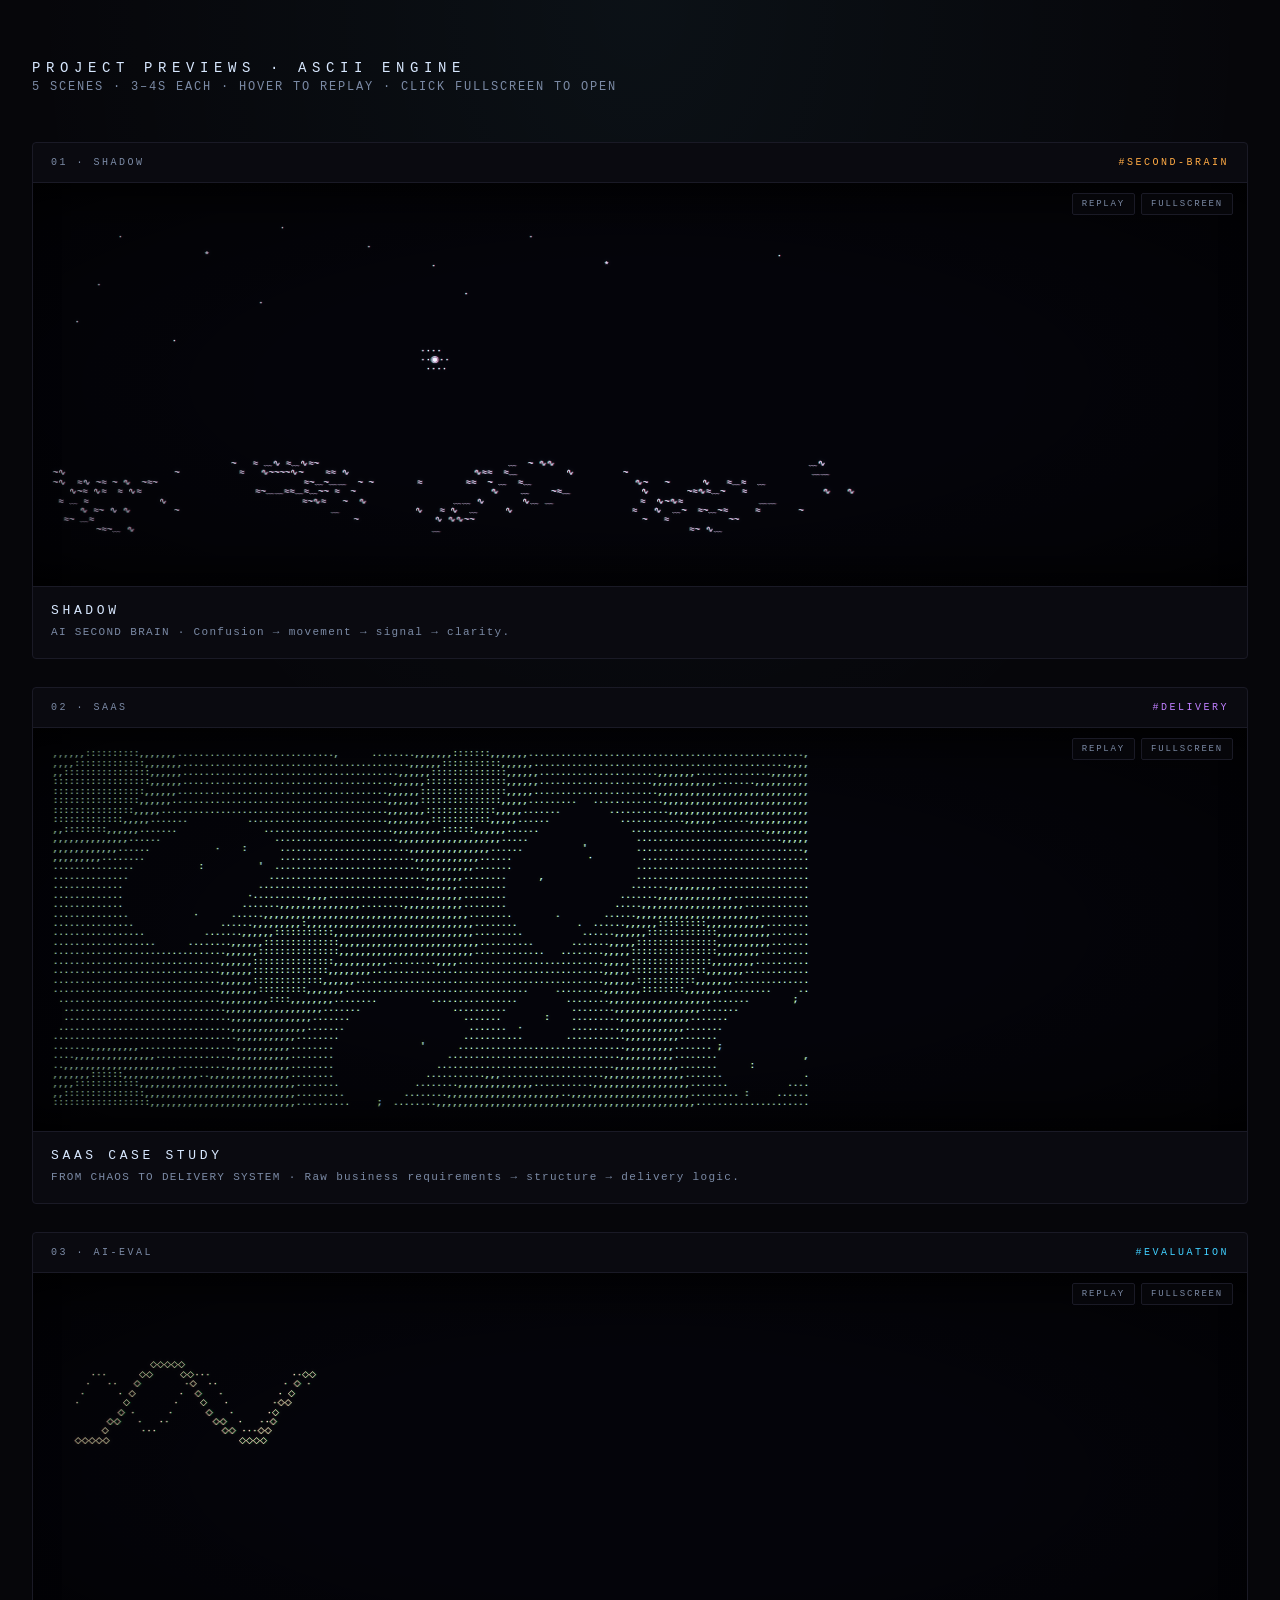
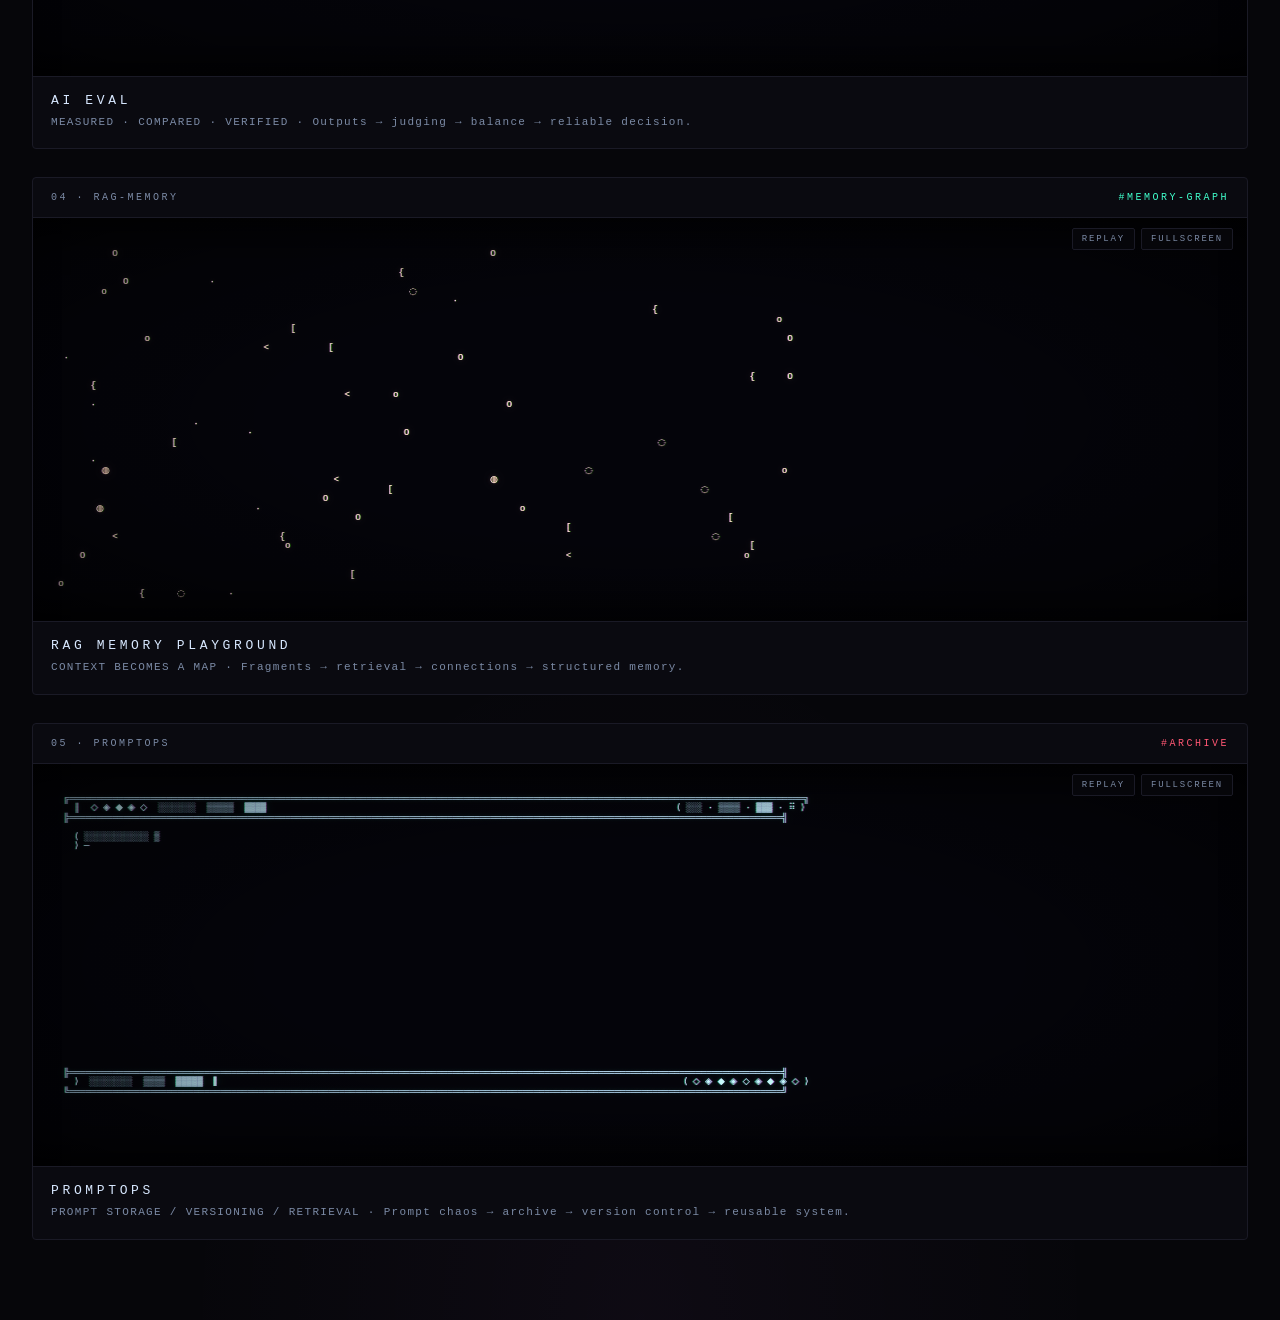
<file: ascii/index.html>
<!doctype html>
<html lang="en">
<head>
  <meta charset="utf-8" />
  <meta name="viewport" content="width=device-width, initial-scale=1" />
  <title>ASCII Project Previews — Portfolio</title>
  <link rel="stylesheet" href="./style.css" />
</head>
<body>
  <header class="page-header">
    <h1>Project Previews · ASCII Engine</h1>
    <p>5 scenes · 3–4s each · hover to replay · click fullscreen to open</p>
  </header>

  <main class="gallery" id="gallery"></main>

  <!-- Fullscreen modal: two phases — animation then project info -->
  <div class="fs-modal" id="fs-modal" aria-hidden="true">
    <div class="fs-bar">
      <div>
        <span class="title" id="fs-title"></span>
        <span class="tag" id="fs-tag"></span>
      </div>
      <div class="fs-actions">
        <button class="ctrl" id="fs-replay" type="button">replay intro</button>
        <button class="ctrl" id="fs-close" type="button">close · esc</button>
      </div>
    </div>

    <!-- Phase 1: animation -->
    <div class="fs-stage" id="fs-stage">
      <pre class="ascii-screen" id="fs-screen" aria-hidden="true"></pre>
    </div>

    <!-- Phase 2: project info page -->
    <div class="fs-info" id="fs-info"></div>
  </div>

  <script type="module">
    import { createPlayer, attachAuto } from './engine/timeline.js';
    import { shadow }    from './scenes/shadow.js';
    import { saas }      from './scenes/saas.js';
    import { aiEval }    from './scenes/ai-eval.js';
    import { ragMemory } from './scenes/rag-memory.js';
    import { promptops } from './scenes/promptops.js';

    // ── Project data ──────────────────────────────────────────────────────
    const SCENES = [
      {
        scene: shadow,
        no: '01', tag: 'second-brain', color: 'warm',
        desc: 'Confusion → movement → signal → clarity.',
        full_desc: 'AI-powered life analytics platform. Voice journaling pipeline, behavioral pattern detection, and a persistent memory graph. Built across 8 sprints — production-grade with WhatsApp integration, NLP engine, and Supabase backend.',
        tech: ['Next.js', 'TypeScript', 'OpenAI', 'Supabase', 'WhatsApp API'],
        links: [
          { label: 'Landing Page', href: '#shadow-landing' },
          { label: 'Case Study',   href: '#shadow-case' },
        ],
        image: 'https://placehold.co/800x500/06060a/ffaa44?text=SHADOW+%2F+AI+ANALYTICS&font=mono',
      },
      {
        scene: saas,
        no: '02', tag: 'delivery', color: 'violet',
        desc: 'Raw business requirements → structure → delivery logic.',
        full_desc: 'SaaS delivery case study — architected end-to-end flow for complex B2B delivery scenarios. Docs-first methodology with full architecture documentation, case-flow diagrams, and decision tree design.',
        tech: ['Architecture', 'Case Design', 'Docs-First', 'B2B Flows'],
        links: [
          { label: 'View Case', href: '#saas-case' },
        ],
        image: 'https://placehold.co/800x500/06060a/c080ff?text=SAAS+DELIVERY&font=mono',
      },
      {
        scene: aiEval,
        no: '03', tag: 'evaluation', color: 'cool',
        desc: 'Outputs → judging → balance → reliable decision.',
        full_desc: '25-route Next.js evaluation tool for LLM outputs. Multi-model scoring, configurable criteria weighting, and interactive result visualization. Production-ready with full test coverage and export functionality.',
        tech: ['Next.js', 'TypeScript', 'LLM Eval', 'Recharts', 'Vitest'],
        links: [
          { label: 'View Tool', href: '#ai-eval' },
          { label: 'GitHub',    href: '#github-ai-eval' },
        ],
        image: 'https://placehold.co/800x500/06060a/40cfff?text=AI+EVALUATION+TOOL&font=mono',
      },
      {
        scene: ragMemory,
        no: '04', tag: 'memory-graph', color: 'teal',
        desc: 'Fragments → retrieval → connections → structured memory.',
        full_desc: 'RAG memory playground with live knowledge graph visualization. Chunking engine, semantic vector retrieval, D3 force-directed graph, and full query/debug panel. MVP pipeline from file upload to grounded answer.',
        tech: ['Next.js', 'TypeScript', 'Vector DB', 'D3.js', 'OpenAI'],
        links: [
          { label: 'Live Demo', href: '#rag-demo' },
          { label: 'GitHub',    href: '#github-rag' },
        ],
        image: 'https://placehold.co/800x500/06060a/40ffcc?text=RAG+MEMORY+PLAYGROUND&font=mono',
      },
      {
        scene: promptops,
        no: '05', tag: 'archive', color: 'electric',
        desc: 'Prompt chaos → archive → version control → reusable system.',
        full_desc: 'PromptOps — prompt registry and version control system. pnpm monorepo: Hono REST API, Drizzle ORM, PostgreSQL, and Next.js dashboard. Sprint 5 shipped — full CRUD, tagging, diffing, and retrieval API.',
        tech: ['Hono', 'Drizzle', 'Next.js', 'pnpm', 'PostgreSQL'],
        links: [
          { label: 'API Docs',  href: '#promptops-api' },
          { label: 'Dashboard', href: '#promptops-ui' },
        ],
        image: 'https://placehold.co/800x500/06060a/ff5773?text=PROMPTOPS&font=mono',
      },
    ];

    // ── DOM refs ──────────────────────────────────────────────────────────
    const gallery  = document.getElementById('gallery');
    const fsModal  = document.getElementById('fs-modal');
    const fsStage  = document.getElementById('fs-stage');
    const fsInfo   = document.getElementById('fs-info');
    const fsScreen = document.getElementById('fs-screen');
    const fsTitle  = document.getElementById('fs-title');
    const fsTag    = document.getElementById('fs-tag');
    const fsClose  = document.getElementById('fs-close');
    const fsReplay = document.getElementById('fs-replay');

    let fsPlayer  = null;
    let activeIdx = -1;
    let fsPhase   = 'anim'; // 'anim' | 'info'

    // ── Build info HTML ───────────────────────────────────────────────────
    function buildInfoHTML(s) {
      const tagsHtml  = s.tech.map(t => `<span class="fi-tag">${t}</span>`).join('');
      const linksHtml = s.links.map(l =>
        `<a href="${l.href}" class="fi-link" target="_blank">${l.label}</a>`
      ).join('');
      return `
        <div class="fi-layout">
          <div class="fi-image-wrap">
            <div class="fi-image-no">P/${s.no}</div>
            <img class="fi-image" src="${s.image}" alt="${s.scene.title}" loading="lazy" />
          </div>
          <div class="fi-content">
            <div class="fi-no">${s.no} · ${s.tag}</div>
            <h2 class="fi-title">${s.scene.title}</h2>
            <p class="fi-sub">${s.scene.subtitle}</p>
            <div class="fi-divider"></div>
            <div class="fi-tags">${tagsHtml}</div>
            <p class="fi-desc">${s.full_desc}</p>
            <div class="fi-links">${linksHtml}</div>
          </div>
        </div>
      `;
    }

    // ── Display helpers (avoid inline-style vs CSS-class conflicts) ────────
    function showStage()  {
      fsStage.style.opacity = '1';
      fsStage.style.display = 'flex';
      fsStage.style.pointerEvents = '';
    }
    function hideStage() {
      fsStage.style.opacity = '0';
      fsStage.style.pointerEvents = 'none';
      setTimeout(() => { fsStage.style.display = 'none'; }, 500);
    }
    function showInfoPanel() {
      fsInfo.style.display = 'flex';
      fsInfo.style.opacity = '0';
      requestAnimationFrame(() => requestAnimationFrame(() => {
        fsInfo.style.opacity = '1';
      }));
    }
    function hideInfoPanel() {
      fsInfo.style.opacity = '0';
      setTimeout(() => {
        fsInfo.style.display = 'none';
        fsInfo.innerHTML = '';
      }, 400);
    }

    // ── Transition: animation → info page ────────────────────────────────
    function showInfo(idx) {
      if (fsPhase === 'info') return;
      fsPhase = 'info';
      fsInfo.innerHTML = buildInfoHTML(SCENES[idx]);
      hideStage();
      setTimeout(() => showInfoPanel(), 500);
    }

    // ── Transition: info → animation ─────────────────────────────────────
    function returnToAnim(idx) {
      hideInfoPanel();
      setTimeout(() => {
        showStage();
        fsPhase = 'anim';
        if (fsPlayer) fsPlayer.pause();
        fsPlayer = createPlayer(fsScreen, SCENES[idx].scene, {
          onComplete: () => showInfo(idx),
        });
        fsPlayer.play();
      }, 450);
    }

    // ── Open fullscreen modal ─────────────────────────────────────────────
    function openFs(idx) {
      const { scene, no, tag, color } = SCENES[idx];
      activeIdx = idx;
      fsTitle.textContent   = `${no} · ${scene.title}`;
      fsTag.textContent     = `#${tag}`;
      fsModal.dataset.color = color;

      // Reset to animation phase — clear all inline styles
      fsPhase = 'anim';
      fsStage.style.cssText = 'display:flex; opacity:1;';
      fsInfo.style.cssText  = 'display:none; opacity:0;';
      fsInfo.innerHTML = '';

      if (fsPlayer) fsPlayer.pause();
      fsPlayer = createPlayer(fsScreen, scene, {
        onComplete: () => showInfo(idx),
      });

      fsModal.classList.add('open');
      fsModal.setAttribute('aria-hidden', 'false');
      fsPlayer.play();
    }

    // ── Close modal ───────────────────────────────────────────────────────
    function closeFs() {
      fsModal.classList.remove('open');
      fsModal.setAttribute('aria-hidden', 'true');
      if (fsPlayer) { fsPlayer.pause(); fsPlayer = null; }
      activeIdx = -1;
      fsPhase   = 'anim';
      // Reset for next open
      fsStage.style.cssText = 'display:flex; opacity:1;';
      fsInfo.style.cssText  = 'display:none; opacity:0;';
      fsInfo.innerHTML = '';
    }

    // ── Controls ──────────────────────────────────────────────────────────
    fsClose.addEventListener('click', closeFs);

    fsReplay.addEventListener('click', () => {
      if (activeIdx < 0) return;
      if (fsPhase === 'info') {
        // Switch back to animation
        returnToAnim(activeIdx);
      } else {
        if (fsPlayer) fsPlayer.replay();
      }
    });

    document.addEventListener('keydown', (e) => {
      if (e.key === 'Escape') closeFs();
      if ((e.key === 'f' || e.key === 'F') && activeIdx >= 0) {
        if (!document.fullscreenElement) document.documentElement.requestFullscreen?.();
        else document.exitFullscreen?.();
      }
    });

    // Click backdrop to close
    fsModal.addEventListener('click', (e) => {
      if (e.target === fsModal) closeFs();
    });

    // ── Build gallery cards ────────────────────────────────────────────────
    SCENES.forEach(({ scene, no, tag, desc, color }, idx) => {
      const card = document.createElement('article');
      card.className   = 'card';
      card.dataset.color   = color;
      card.dataset.sceneId = scene.id;

      card.innerHTML = `
        <div class="card-meta">
          <span>${no} · ${scene.id}</span>
          <span class="tag">#${tag}</span>
        </div>
        <div class="preview">
          <div class="controls">
            <button class="ctrl" data-act="replay" type="button">replay</button>
            <button class="ctrl" data-act="fs"     type="button">fullscreen</button>
          </div>
          <pre class="ascii-screen" aria-hidden="true"></pre>
        </div>
        <div class="card-footer">
          <h2>${scene.title}</h2>
          <p>${scene.subtitle} · ${desc}</p>
        </div>
      `;
      gallery.appendChild(card);

      const pre    = card.querySelector('.ascii-screen');
      const player = createPlayer(pre, scene);
      attachAuto(card, player);

      card.querySelectorAll('.ctrl').forEach((btn) => {
        btn.addEventListener('click', (e) => {
          e.stopPropagation();
          if (btn.dataset.act === 'replay') player.replay();
          else if (btn.dataset.act === 'fs') openFs(idx);
        });
      });

      // Double-click preview area → open fullscreen
      card.querySelector('.preview').addEventListener('dblclick', () => openFs(idx));
    });
  </script>
</body>
</html>
</file>
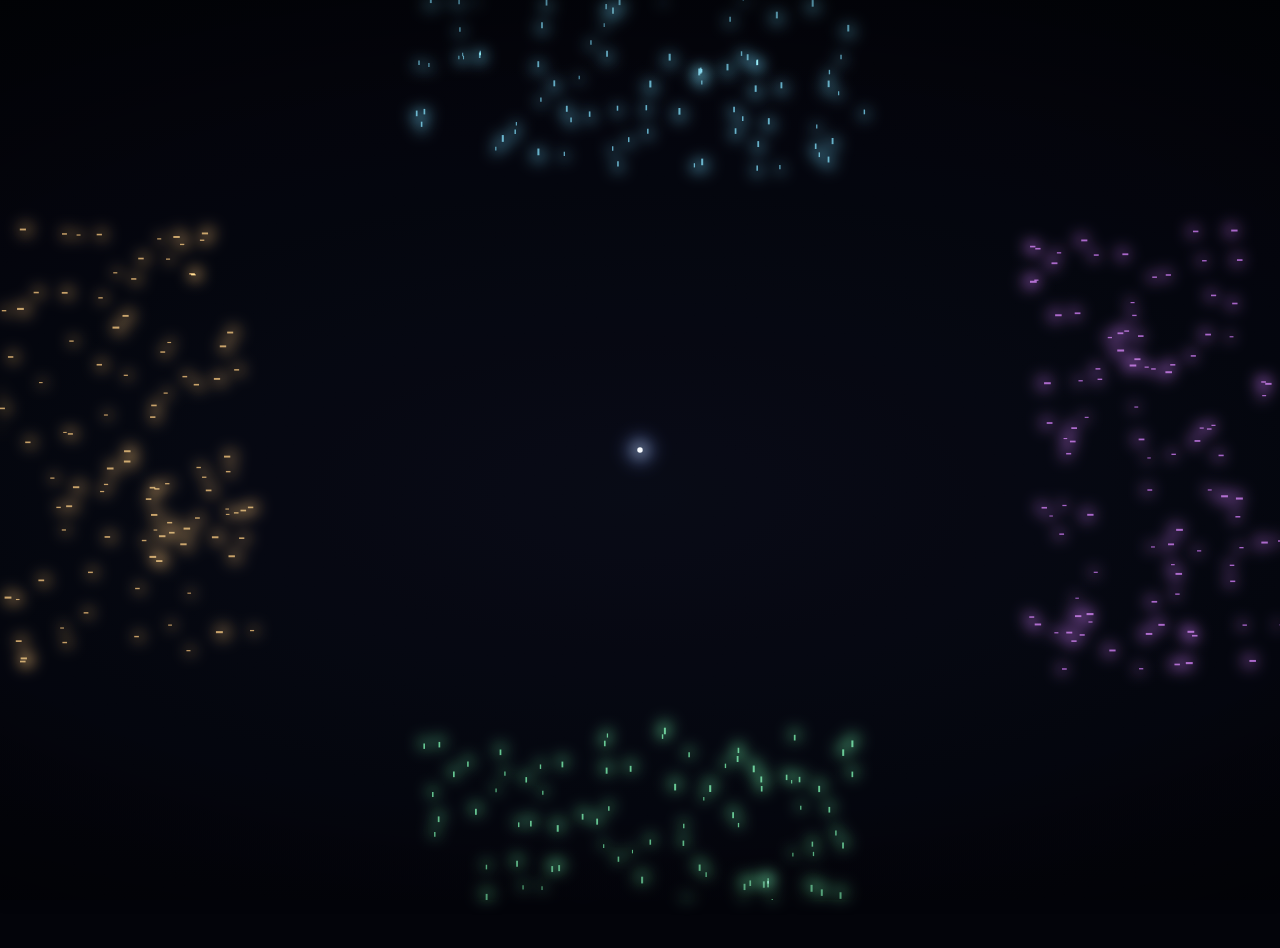
<file: ai-evaluation.html>
<!doctype html>
<html lang="en">
<head>
<meta charset="utf-8" />
<meta name="viewport" content="width=device-width,initial-scale=1" />
<title>AI Evaluation — Intro</title>
<style>
  html, body { margin: 0; padding: 0; height: 100%; background: #03040a; overflow: hidden; }
  body { font-family: ui-sans-serif, system-ui, -apple-system, "Inter", sans-serif; color: #fff; }
  #intro {
    position: fixed; inset: 0; z-index: 9999;
    background: radial-gradient(140% 90% at 50% 55%, #0a0d18 0%, #04060c 45%, #000 100%);
    transition: opacity 900ms cubic-bezier(.4,0,.2,1);
  }
  #intro.done { opacity: 0; pointer-events: none; }
  canvas { position: absolute; inset: 0; width: 100%; height: 100%; display: block; }
  #bloom { mix-blend-mode: screen; filter: blur(7px) saturate(120%); opacity: 0.85; pointer-events: none; }
  .grain {
    position: absolute; inset: 0; pointer-events: none;
    background-image: url("data:image/svg+xml;utf8,<svg xmlns='http://www.w3.org/2000/svg' width='160' height='160'><filter id='n'><feTurbulence type='fractalNoise' baseFrequency='0.9' numOctaves='2' stitchTiles='stitch'/><feColorMatrix values='0 0 0 0 1 0 0 0 0 1 0 0 0 0 1 0 0 0 0.07 0'/></filter><rect width='100%25' height='100%25' filter='url(%23n)'/></svg>");
    opacity: 0.32; mix-blend-mode: overlay;
  }
  .vignette {
    position: absolute; inset: 0; pointer-events: none;
    background: radial-gradient(120% 80% at 50% 50%, transparent 50%, rgba(0,0,0,0.85) 100%);
  }
  main {
    position: relative; z-index: 1; min-height: 100%;
    display: grid; place-items: center; color: #cfd3dc;
    text-align: center; padding: 24px;
  }
  h1 { font-weight: 200; letter-spacing: 0.30em; font-size: clamp(28px, 5vw, 64px); margin: 0; }
  p  { opacity: 0.55; letter-spacing: 0.42em; font-size: 11px; margin-top: 12px; }
</style>
</head>
<body>
<noscript><p style="font-family:system-ui,sans-serif;padding:2rem;color:#e8eaf0;background:#0a0b0f">JavaScript required for this cinematic intro. <a href="https://github.com/Qalipso" style="color:#a78bfa">View on GitHub</a></p></noscript>

<main>
  <div>
    <h1>AI EVALUATION</h1>
    <p>OUTPUTS  ·  JUDGE  ·  VERDICT</p>
  </div>
</main>

<div id="intro" aria-hidden="true">
  <canvas id="base"></canvas>
  <canvas id="bloom"></canvas>
  <div class="grain"></div>
  <div class="vignette"></div>
</div>

<script>
/* ============================================================
   AI EVALUATION — cinematic intro v2 (4s)
   Phases (normalized t = 0..1):
     0.00 – 0.30  Output stream : 4 model token-streams flow inward from edges
     0.30 – 0.60  Judge sphere  : streams collide at center forming a luminous orb
     0.60 – 0.85  Score swarm   : orb emits scored particles into orbital ring
     0.85 – 1.00  Verdict       : particles arc into a luminous bar + title reveal
   ============================================================ */
(() => {
  const TITLE    = "AI EVALUATION";
  const SUBTITLE = "OUTPUTS  ·  JUDGE  ·  VERDICT";
  const DURATION = 4000;
  const FADE_OUT = 900;

  const overlay = document.getElementById("intro");
  const base    = document.getElementById("base");
  const bloom   = document.getElementById("bloom");
  const bctx    = base.getContext("2d");
  const gctx    = bloom.getContext("2d");

  let W=0,H=0,DPR=1,CX=0,CY=0;
  function resize() {
    DPR = Math.min(window.devicePixelRatio || 1, 2);
    W = window.innerWidth; H = window.innerHeight;
    for (const c of [base, bloom]) {
      c.style.width = W+"px"; c.style.height = H+"px";
      c.width = Math.floor(W*DPR); c.height = Math.floor(H*DPR);
    }
    bctx.setTransform(DPR,0,0,DPR,0,0);
    gctx.setTransform(DPR,0,0,DPR,0,0);
    CX = W/2; CY = H/2;
  }
  resize(); window.addEventListener("resize", resize, { passive: true });

  const rand  = (a,b)=>a+Math.random()*(b-a);
  const clamp = (v,a,b)=>v<a?a:v>b?b:v;
  const lerp  = (a,b,t)=>a+(b-a)*t;
  const easeOut   = t => 1-Math.pow(1-t,3);
  const easeInOut = t => t<0.5?4*t*t*t:1-Math.pow(-2*t+2,3)/2;

  /* 4 model streams entering from 4 edges, each with distinct hue */
  const MODELS = [
    { hue: 195, label: "M1" },   // cyan
    { hue: 280, label: "M2" },   // violet
    { hue: 145, label: "M3" },   // mint
    { hue: 35,  label: "M4" },   // amber
  ];

  /* ---------- streaming tokens ---------- */
  const tokens = [];
  function buildTokens() {
    tokens.length = 0;
    const perModel = 120;
    for (let m=0; m<4; m++) {
      // entry edge: top, right, bottom, left
      for (let i=0; i<perModel; i++) {
        let sx, sy, ang;
        const off = rand(-W*0.3, W*0.3);
        if (m === 0) { sx = CX + off; sy = -30 - i*rand(2,6); ang = Math.PI/2; }
        else if (m === 1) { sx = W + 30 + i*rand(2,6); sy = CY + off; ang = Math.PI; }
        else if (m === 2) { sx = CX + off; sy = H + 30 + i*rand(2,6); ang = -Math.PI/2; }
        else { sx = -30 - i*rand(2,6); sy = CY + off; ang = 0; }
        tokens.push({
          sx, sy,
          x: sx, y: sy,
          ang,
          born: rand(0, 0.25),
          life: rand(0.45, 0.7),
          model: m,
          size: rand(1.5, 3),
          jitter: rand(0, Math.PI*2),
        });
      }
    }
  }
  buildTokens();
  window.addEventListener("resize", buildTokens);

  /* ---------- score particles emitted from orb ---------- */
  const scores = [];
  let scoresBuilt = false;
  function buildScores() {
    scores.length = 0;
    const N = 220;
    for (let i=0; i<N; i++) {
      const v = rand(0.30, 0.99);
      const orbitR = Math.min(W,H)*rand(0.18, 0.32);
      const a0 = rand(0, Math.PI*2);
      scores.push({
        v,
        born: 0.60 + rand(0, 0.12),
        // orbital path
        ang: a0,
        orbitR,
        orbitSpeed: rand(0.6, 1.4) * (Math.random() < 0.5 ? -1 : 1),
        // verdict target: bar at bottom
        targetX: lerp(CX - Math.min(W*0.32, 320), CX + Math.min(W*0.32, 320), v),
        targetY: CY + Math.min(H*0.28, 180),
      });
    }
    scoresBuilt = true;
  }

  /* ---------- title text sampling ---------- */
  let textPts = null;
  function sampleText() {
    const off = document.createElement("canvas");
    off.width = W; off.height = H;
    const o = off.getContext("2d");
    o.fillStyle = "#fff";
    o.textAlign = "center"; o.textBaseline = "middle";
    const fs = clamp(Math.min(W,H)*0.10, 42, 130);
    o.font = `200 ${fs}px ui-sans-serif, system-ui, -apple-system, "Inter", sans-serif`;
    const spacing = fs * 0.16;
    let total = 0;
    for (const ch of TITLE) total += o.measureText(ch).width + spacing;
    let x = CX - total/2 + spacing/2;
    for (const ch of TITLE) {
      const w = o.measureText(ch).width;
      o.fillText(ch, x + w/2, CY - fs*0.6);
      x += w + spacing;
    }
    o.font = `300 ${Math.max(11, fs*0.10)}px ui-sans-serif, system-ui, sans-serif`;
    o.fillStyle = "rgba(255,255,255,0.85)";
    o.fillText(SUBTITLE, CX, CY - fs*0.2);

    const img = o.getImageData(0,0,W,H).data;
    const pts = [];
    const step = Math.max(2, Math.floor(Math.min(W,H)/360));
    for (let y=0; y<H; y+=step) {
      for (let x=0; x<W; x+=step) {
        const i = (y*W + x)*4 + 3;
        if (img[i] > 100) pts.push({ tx:x, ty:y, d: rand(0, 0.4) });
      }
    }
    return pts;
  }

  /* ---------- main ---------- */
  const start = performance.now();
  let raf = 0;

  function clear(c, a) {
    c.globalCompositeOperation = "source-over";
    c.fillStyle = `rgba(3,4,10,${a})`;
    c.fillRect(0,0,W,H);
  }

  function frame(now) {
    const tAbs = now - start;
    const t = clamp(tAbs/DURATION, 0, 1);
    const tnow = tAbs/1000;

    clear(bctx, 0.22);
    clear(gctx, 0.18);
    bctx.globalCompositeOperation = "lighter";
    gctx.globalCompositeOperation = "lighter";

    /* ---- PHASE 1+2: STREAMS → JUDGE SPHERE (0 – 0.60) ---- */
    if (t < 0.75) {
      const conv = clamp((t - 0.05)/0.50, 0, 1);   // 0 = at edge, 1 = at center
      for (const k of tokens) {
        if (t < k.born) continue;
        const e = easeInOut(conv);
        const x = lerp(k.sx, CX + Math.cos(k.ang + k.jitter)*rand(2,12), e)
                + Math.sin(tnow*2 + k.jitter)*4*(1-e);
        const y = lerp(k.sy, CY + Math.sin(k.ang + k.jitter)*rand(2,12), e)
                + Math.cos(tnow*2 + k.jitter)*4*(1-e);
        k.x = x; k.y = y;

        const m = MODELS[k.model];
        const fade = clamp(1 - (t - 0.55)/0.10, 0, 1);
        const a = 0.85 * fade * (e < 0.95 ? 1 : (1 - (e-0.95)/0.05));

        // streaks (motion blur direction)
        const dx = Math.cos(k.ang) * k.size * 4 * (1-e);
        const dy = Math.sin(k.ang) * k.size * 4 * (1-e);
        bctx.strokeStyle = `hsla(${m.hue},90%,72%,${a*0.9})`;
        bctx.lineWidth = k.size * 0.7;
        bctx.beginPath(); bctx.moveTo(x - dx, y - dy); bctx.lineTo(x, y); bctx.stroke();

        // bloom dot
        const r = k.size * 4;
        const g = gctx.createRadialGradient(x, y, 0, x, y, r);
        g.addColorStop(0, `hsla(${m.hue},95%,75%,${a*0.7})`);
        g.addColorStop(1, `hsla(${m.hue},95%,75%,0)`);
        gctx.fillStyle = g;
        gctx.beginPath(); gctx.arc(x, y, r, 0, Math.PI*2); gctx.fill();
      }

      // Judge sphere — forms after streams converge
      const sphereT = clamp((t - 0.28)/0.32, 0, 1);
      if (sphereT > 0) {
        const sphereFade = clamp(1 - (t - 0.62)/0.10, 0, 1);
        const baseR = lerp(4, Math.min(W,H)*0.085, easeOut(sphereT));
        const pulse = baseR * (0.94 + Math.sin(tnow*4)*0.08);
        // outer glow
        const g1 = gctx.createRadialGradient(CX, CY, 0, CX, CY, pulse*3);
        g1.addColorStop(0,   `rgba(255,255,255,${0.90*sphereFade})`);
        g1.addColorStop(0.25,`rgba(200,220,255,${0.55*sphereFade})`);
        g1.addColorStop(0.6, `rgba(120,160,255,${0.20*sphereFade})`);
        g1.addColorStop(1,   `rgba(80,100,255,0)`);
        gctx.fillStyle = g1;
        gctx.beginPath(); gctx.arc(CX, CY, pulse*3, 0, Math.PI*2); gctx.fill();
        // core
        bctx.fillStyle = `rgba(245,250,255,${sphereFade})`;
        bctx.beginPath(); bctx.arc(CX, CY, pulse*0.4, 0, Math.PI*2); bctx.fill();

        // 4 inflow lines from each direction during convergence
        if (sphereT < 0.95) {
          for (let m=0; m<4; m++) {
            const ang = m * Math.PI/2;
            const sx = CX + Math.cos(ang)*Math.min(W,H)*0.45;
            const sy = CY + Math.sin(ang)*Math.min(W,H)*0.45;
            const hue = MODELS[m].hue;
            const g2 = gctx.createLinearGradient(sx, sy, CX, CY);
            g2.addColorStop(0, `hsla(${hue},90%,70%,0)`);
            g2.addColorStop(1, `hsla(${hue},90%,80%,${0.4*sphereFade*sphereT})`);
            gctx.strokeStyle = g2;
            gctx.lineWidth = 3;
            gctx.beginPath(); gctx.moveTo(sx, sy); gctx.lineTo(CX, CY); gctx.stroke();
          }
        }
      }
    }

    /* ---- PHASE 3: SCORE SWARM (0.55 – 0.85) ---- */
    if (t > 0.55) {
      if (!scoresBuilt) buildScores();
      const phase4 = clamp((t - 0.82)/0.16, 0, 1);   // 0..1: orbit → verdict bar
      const e = easeInOut(phase4);
      for (const s of scores) {
        if (t < s.born) continue;
        const local = clamp((t - s.born)/0.16, 0, 1);
        const appear = easeOut(local);
        // orbital position
        const ang = s.ang + (tnow - s.born*4) * s.orbitSpeed;
        const ox = CX + Math.cos(ang) * s.orbitR * appear;
        const oy = CY + Math.sin(ang) * s.orbitR * appear;
        // final verdict position
        const x = lerp(ox, s.targetX, e);
        const y = lerp(oy, s.targetY, e);
        const hue = lerp(0, 145, s.v);  // red → green
        const a = appear * lerp(0.9, 1, e);
        gctx.fillStyle = `hsla(${hue},90%,70%,${a*0.85})`;
        gctx.beginPath(); gctx.arc(x, y, 2.4, 0, Math.PI*2); gctx.fill();
        bctx.fillStyle = `hsla(${hue},95%,82%,${a})`;
        bctx.beginPath(); bctx.arc(x, y, 1.1, 0, Math.PI*2); bctx.fill();
      }
    }

    /* ---- PHASE 4: VERDICT BAR + TITLE (0.82 – 1.00) ---- */
    if (t > 0.80) {
      const k = easeOut((t - 0.80)/0.20);

      // verdict bar background
      const barX = CX - Math.min(W*0.32, 320);
      const barW = Math.min(W*0.64, 640);
      const barY = CY + Math.min(H*0.28, 180) - 8;
      const barH = 16;
      bctx.globalCompositeOperation = "source-over";
      bctx.fillStyle = `rgba(255,255,255,${0.04*k})`;
      bctx.strokeStyle = `rgba(180,200,230,${0.30*k})`;
      bctx.lineWidth = 1;
      bctx.beginPath();
      bctx.roundRect ? bctx.roundRect(barX, barY, barW, barH, 8) : bctx.rect(barX, barY, barW, barH);
      bctx.fill(); bctx.stroke();
      // overall verdict color (from average score ~0.75)
      const overall = 0.78;
      const fillW = (barW - 4) * overall * k;
      const grd = bctx.createLinearGradient(barX, 0, barX+barW, 0);
      grd.addColorStop(0,   "hsla(0,90%,55%,1)");
      grd.addColorStop(0.5, "hsla(50,90%,60%,1)");
      grd.addColorStop(1,   "hsla(145,90%,55%,1)");
      bctx.fillStyle = grd;
      bctx.globalAlpha = 0.92 * k;
      bctx.beginPath();
      bctx.roundRect ? bctx.roundRect(barX+2, barY+2, fillW, barH-4, 6) : bctx.rect(barX+2, barY+2, fillW, barH-4);
      bctx.fill();
      bctx.globalAlpha = 1;
      // bloom under bar
      const g = gctx.createLinearGradient(barX, 0, barX+barW, 0);
      g.addColorStop(0,   "rgba(255,100,80,0)");
      g.addColorStop(0.5, `rgba(220,180,80,${0.4*k})`);
      g.addColorStop(1,   `rgba(100,255,180,${0.6*k})`);
      gctx.fillStyle = g;
      gctx.fillRect(barX-10, barY-10, barW+20, barH+20);

      // title via sampled points
      if (!textPts) textPts = sampleText();
      const e = easeInOut(clamp((t - 0.80)/0.20, 0, 1));
      const ab = lerp(7, 0.5, e);
      bctx.globalCompositeOperation = "lighter";
      for (let i=0; i<textPts.length; i++) {
        const p = textPts[i];
        const kk = clamp((e - p.d)/(1 - p.d), 0, 1);
        const a = lerp(0, 1, kk);
        gctx.fillStyle = `rgba(255,90,160,${a*0.28})`;
        gctx.fillRect(p.tx - ab, p.ty, 1.1, 1.1);
        gctx.fillStyle = `rgba(90,200,255,${a*0.32})`;
        gctx.fillRect(p.tx + ab, p.ty, 1.1, 1.1);
        bctx.fillStyle = `rgba(245,250,255,${a*0.95})`;
        bctx.fillRect(p.tx, p.ty, 1.1, 1.1);
      }
    }

    if (tAbs < DURATION) {
      raf = requestAnimationFrame(frame);
    } else {
      overlay.classList.add("done");
      setTimeout(() => { cancelAnimationFrame(raf); overlay.remove(); }, FADE_OUT + 50);
    }
  }

  raf = requestAnimationFrame(frame);
})();
</script>
</body>
</html>
</file>
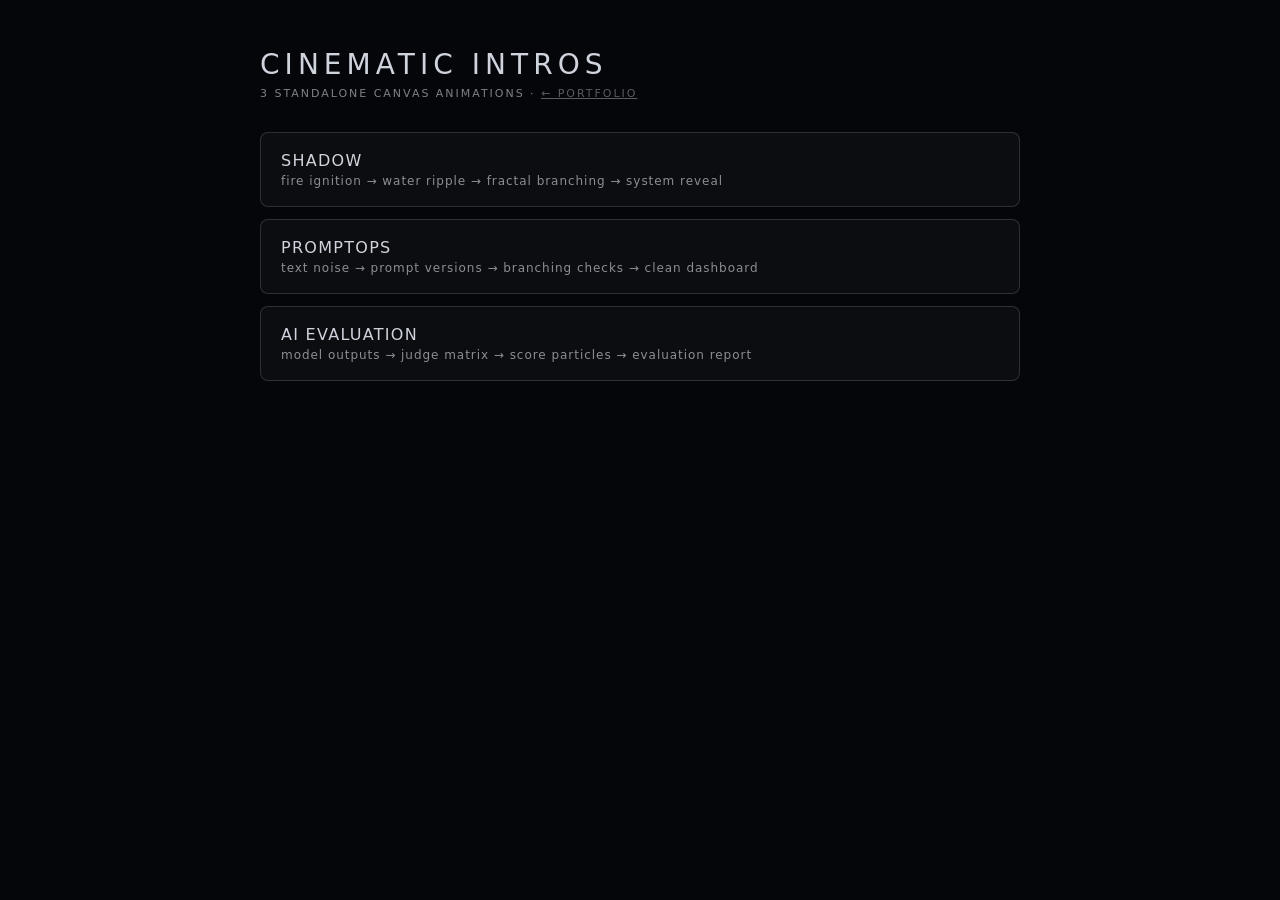
<file: menu.html>
<!doctype html>
<html lang="en">
<head>
<meta charset="utf-8" />
<meta name="viewport" content="width=device-width,initial-scale=1" />
<title>Cinematic Intros — Index</title>
<style>
  html, body { margin:0; padding:0; min-height:100%; background:#05060a; color:#cfd3dc;
    font-family: ui-sans-serif, system-ui, -apple-system, "Inter", sans-serif; }
  main { max-width: 760px; margin: 0 auto; padding: 48px 24px; }
  h1 { font-weight: 300; letter-spacing: 0.18em; font-size: 28px; margin: 0 0 6px; }
  p.sub { opacity: 0.6; letter-spacing: 0.18em; font-size: 11px; margin: 0 0 32px; text-transform: uppercase; }
  a.card {
    display: block; text-decoration: none; color: inherit;
    padding: 18px 20px; margin-bottom: 12px;
    background: rgba(255,255,255,0.03);
    border: 1px solid rgba(180,200,230,0.18);
    border-radius: 8px;
    transition: background 200ms ease, border-color 200ms ease, transform 200ms ease;
  }
  a.card:hover { background: rgba(255,255,255,0.06); border-color: rgba(180,200,230,0.35); transform: translateY(-1px); }
  .name { font-size: 16px; letter-spacing: 0.08em; }
  .desc { font-size: 12px; opacity: 0.65; margin-top: 4px; letter-spacing: 0.08em; }
</style>
</head>
<body>
<noscript><p style="font-family:system-ui,sans-serif;padding:2rem;color:#e8eaf0;background:#0a0b0f">JavaScript required. <a href="https://github.com/Qalipso" style="color:#a78bfa">GitHub</a></p></noscript>
<main>
  <h1>CINEMATIC INTROS</h1>
  <p class="sub">3 standalone canvas animations · <a href="index.html" style="color:inherit;opacity:0.7">← Portfolio</a></p>

  <a class="card" href="shadow.html">
    <div class="name">SHADOW</div>
    <div class="desc">fire ignition → water ripple → fractal branching → system reveal</div>
  </a>
  <a class="card" href="promptops.html">
    <div class="name">PROMPTOPS</div>
    <div class="desc">text noise → prompt versions → branching checks → clean dashboard</div>
  </a>
  <a class="card" href="ai-evaluation.html">
    <div class="name">AI EVALUATION</div>
    <div class="desc">model outputs → judge matrix → score particles → evaluation report</div>
  </a>
</main>
</body>
</html>
</file>
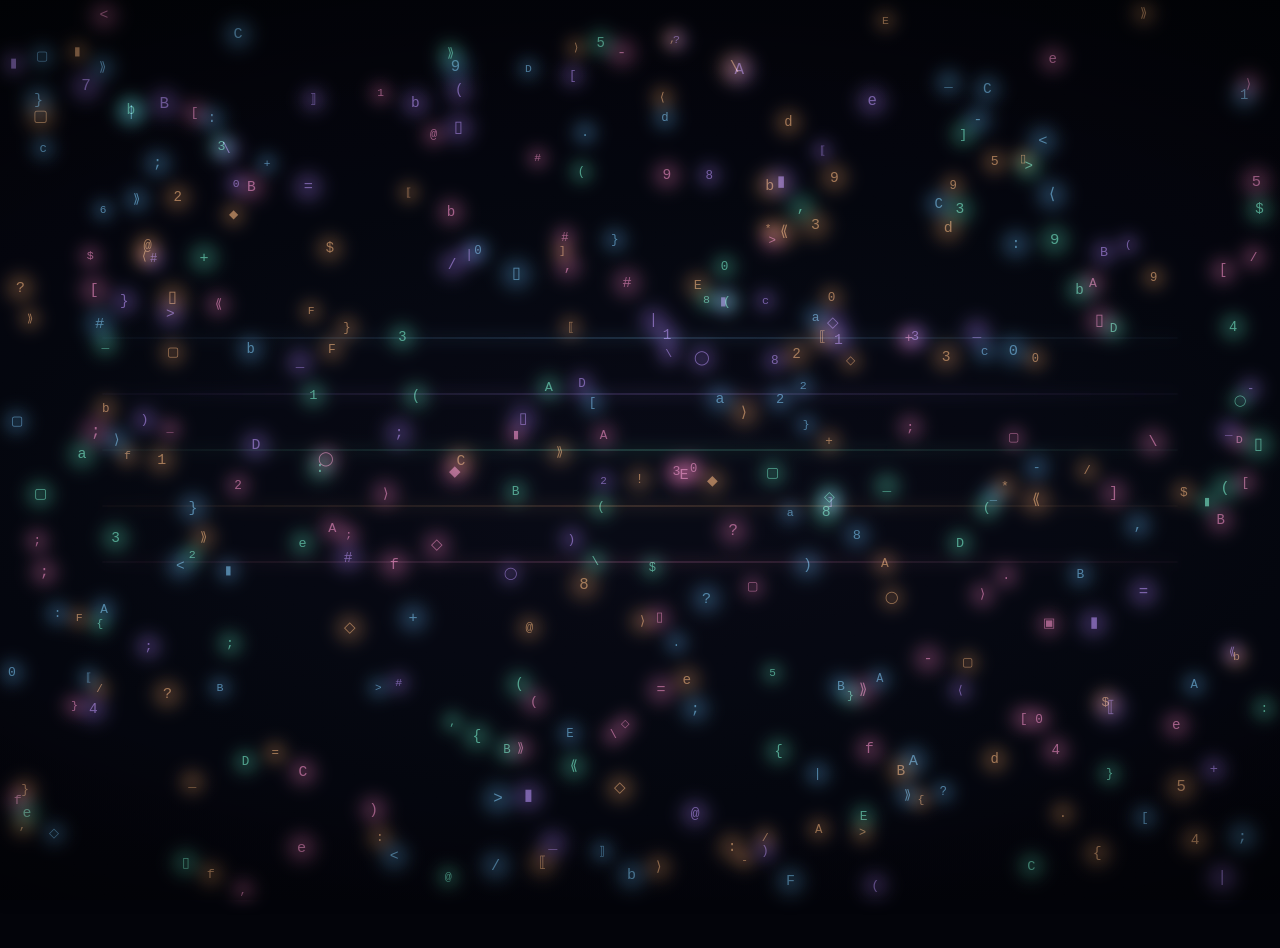
<file: promptops.html>
<!doctype html>
<html lang="en">
<head>
<meta charset="utf-8" />
<meta name="viewport" content="width=device-width,initial-scale=1" />
<title>PromptOps — Intro</title>
<style>
  html, body { margin: 0; padding: 0; height: 100%; background: #03040a; overflow: hidden; }
  body { font-family: ui-sans-serif, system-ui, -apple-system, "Inter", sans-serif; color: #fff; }
  #intro {
    position: fixed; inset: 0; z-index: 9999;
    background: radial-gradient(140% 90% at 50% 55%, #0a0d18 0%, #04060c 45%, #000 100%);
    transition: opacity 900ms cubic-bezier(.4,0,.2,1);
  }
  #intro.done { opacity: 0; pointer-events: none; }
  canvas { position: absolute; inset: 0; width: 100%; height: 100%; display: block; }
  #bloom { mix-blend-mode: screen; filter: blur(7px) saturate(120%); opacity: 0.85; pointer-events: none; }
  .grain {
    position: absolute; inset: 0; pointer-events: none;
    background-image: url("data:image/svg+xml;utf8,<svg xmlns='http://www.w3.org/2000/svg' width='160' height='160'><filter id='n'><feTurbulence type='fractalNoise' baseFrequency='0.9' numOctaves='2' stitchTiles='stitch'/><feColorMatrix values='0 0 0 0 1 0 0 0 0 1 0 0 0 0 1 0 0 0 0.07 0'/></filter><rect width='100%25' height='100%25' filter='url(%23n)'/></svg>");
    opacity: 0.32; mix-blend-mode: overlay;
  }
  .vignette {
    position: absolute; inset: 0; pointer-events: none;
    background: radial-gradient(120% 80% at 50% 50%, transparent 50%, rgba(0,0,0,0.85) 100%);
  }
  main {
    position: relative; z-index: 1; min-height: 100%;
    display: grid; place-items: center; color: #cfd3dc;
    text-align: center; padding: 24px;
  }
  h1 { font-weight: 200; letter-spacing: 0.28em; font-size: clamp(28px, 5vw, 64px); margin: 0; }
  p  { opacity: 0.55; letter-spacing: 0.42em; font-size: 11px; margin-top: 12px; }
</style>
</head>
<body>
<noscript><p style="font-family:system-ui,sans-serif;padding:2rem;color:#e8eaf0;background:#0a0b0f">JavaScript required for this cinematic intro. <a href="https://github.com/Qalipso" style="color:#a78bfa">View on GitHub</a></p></noscript>

<main>
  <div>
    <h1>PROMPTOPS</h1>
    <p>PROMPT REGISTRY  ·  VERSIONS  ·  RENDER CHECKS</p>
  </div>
</main>

<div id="intro" aria-hidden="true">
  <canvas id="base"></canvas>
  <canvas id="bloom"></canvas>
  <div class="grain"></div>
  <div class="vignette"></div>
</div>

<script>
/* ============================================================
   PROMPTOPS — cinematic intro v2 (4s)
   Phases (normalized t = 0..1):
     0.00 – 0.28  Token storm : glowing glyphs scattered, curl-noise flow
     0.28 – 0.55  Convergence : tokens align into N horizontal version-streams
     0.55 – 0.80  Branching   : streams emit assertion-rays (pass/fail glow)
     0.80 – 1.00  Reveal      : streams collapse to a single luminous spine + title
   ============================================================ */
(() => {
  const TITLE    = "PROMPTOPS";
  const SUBTITLE = "PROMPT REGISTRY  ·  VERSIONS  ·  RENDER CHECKS";
  const DURATION = 4000;
  const FADE_OUT = 900;

  const overlay = document.getElementById("intro");
  const base    = document.getElementById("base");
  const bloom   = document.getElementById("bloom");
  const bctx    = base.getContext("2d");
  const gctx    = bloom.getContext("2d");

  let W=0,H=0,DPR=1,CX=0,CY=0;
  function resize() {
    DPR = Math.min(window.devicePixelRatio || 1, 2);
    W = window.innerWidth; H = window.innerHeight;
    for (const c of [base, bloom]) {
      c.style.width = W+"px"; c.style.height = H+"px";
      c.width = Math.floor(W*DPR); c.height = Math.floor(H*DPR);
    }
    bctx.setTransform(DPR,0,0,DPR,0,0);
    gctx.setTransform(DPR,0,0,DPR,0,0);
    CX = W/2; CY = H/2;
  }
  resize(); window.addEventListener("resize", resize, { passive: true });

  const rand  = (a,b)=>a+Math.random()*(b-a);
  const clamp = (v,a,b)=>v<a?a:v>b?b:v;
  const lerp  = (a,b,t)=>a+(b-a)*t;
  const easeOut   = t => 1-Math.pow(1-t,3);
  const easeInOut = t => t<0.5?4*t*t*t:1-Math.pow(-2*t+2,3)/2;

  /* curl-noise field — fluid-looking flow */
  function fbm(x,y,t) {
    let v = 0, amp = 1, freq = 1;
    for (let i=0; i<3; i++) {
      v += Math.sin(x*0.013*freq + t*0.6) * Math.cos(y*0.011*freq + t*0.5) * amp;
      amp *= 0.5; freq *= 2.1;
    }
    return v;
  }
  function curl(x,y,t) {
    const e = 1.5;
    return {
      x: fbm(x, y+e, t) - fbm(x, y-e, t),
      y: -(fbm(x+e, y, t) - fbm(x-e, y, t))
    };
  }

  /* ---------- token particles ---------- */
  const GLYPHS = "{}[]()<>=*#$@!?/\\|+-_:;.,▮▯◆◇◯▢▣⟨⟩⟦⟧⟪⟫1234567890abcdefABCDEF".split("");
  const STREAMS = 5;
  const COL = [
    "rgba(120,200,255,",   // cyan
    "rgba(180,140,255,",   // violet
    "rgba(120,255,210,",   // mint
    "rgba(255,180,120,",   // amber
    "rgba(255,140,200,",   // pink
  ];

  const tokens = Array.from({length: 360}, () => {
    const stream = (Math.random()*STREAMS)|0;
    return {
      x: rand(0, 1), y: rand(0, 1),       // normalized → set in init
      vx: 0, vy: 0,
      ch: GLYPHS[(Math.random()*GLYPHS.length)|0],
      born: rand(0, 0.20),
      seed: rand(0, 100),
      stream,
      size: rand(11, 16),
      // target slot on its stream during phase 2
      slot: rand(0, 1),
    };
  });
  function initTokens() {
    for (const k of tokens) {
      k.x = rand(0, W); k.y = rand(0, H);
      k.vx = rand(-30, 30); k.vy = rand(-30, 30);
    }
  }
  let inited = false;

  /* ---------- assertion rays ---------- */
  let rays = null;
  function buildRays(streamY) {
    const arr = [];
    for (let s=0; s<STREAMS; s++) {
      // 4..7 rays per stream, scattered along x
      const n = 4 + ((Math.random()*4)|0);
      for (let i=0; i<n; i++) {
        const x = lerp(W*0.15, W*0.85, i/(n-1) + rand(-0.04,0.04));
        const y = streamY[s];
        const len = rand(60, 120) * (Math.random() < 0.5 ? 1 : -1);
        arr.push({
          x1: x, y1: y, x2: x + rand(-30,30), y2: y + len,
          born: 0.58 + Math.random()*0.16,
          pass: Math.random() > 0.20,
        });
      }
    }
    return arr;
  }

  /* ---------- final title sampling ---------- */
  let textPts = null;
  function sampleText() {
    const off = document.createElement("canvas");
    off.width = W; off.height = H;
    const o = off.getContext("2d");
    o.fillStyle = "#fff";
    o.textAlign = "center"; o.textBaseline = "middle";
    const fs = clamp(Math.min(W,H)*0.12, 48, 150);
    o.font = `200 ${fs}px ui-sans-serif, system-ui, -apple-system, "Inter", sans-serif`;
    const spacing = fs * 0.22;
    let total = 0;
    for (const ch of TITLE) total += o.measureText(ch).width + spacing;
    let x = CX - total/2 + spacing/2;
    for (const ch of TITLE) {
      const w = o.measureText(ch).width;
      o.fillText(ch, x + w/2, CY - fs*0.05);
      x += w + spacing;
    }
    o.font = `300 ${Math.max(11, fs*0.085)}px ui-sans-serif, system-ui, sans-serif`;
    o.fillStyle = "rgba(255,255,255,0.85)";
    o.fillText(SUBTITLE, CX, CY + fs*0.62);

    const img = o.getImageData(0,0,W,H).data;
    const pts = [];
    const step = Math.max(2, Math.floor(Math.min(W,H)/360));
    for (let y=0; y<H; y+=step) {
      for (let x=0; x<W; x+=step) {
        const i = (y*W + x)*4 + 3;
        if (img[i] > 100) pts.push({ tx:x, ty:y, d: rand(0, 0.4) });
      }
    }
    return pts;
  }

  /* ---------- main ---------- */
  const start = performance.now();
  let raf = 0;

  function clear(c, a) {
    c.globalCompositeOperation = "source-over";
    c.fillStyle = `rgba(3,4,10,${a})`;
    c.fillRect(0,0,W,H);
  }

  function frame(now) {
    const tAbs = now - start;
    const t = clamp(tAbs/DURATION, 0, 1);
    const tnow = tAbs/1000;

    clear(bctx, 0.22);
    clear(gctx, 0.18);
    bctx.globalCompositeOperation = "lighter";
    gctx.globalCompositeOperation = "lighter";

    // stream Y positions (5 streams stacked center-vertically)
    const streamGap = Math.min(H*0.085, 56);
    const streamY = [];
    for (let s=0; s<STREAMS; s++) streamY.push(CY - (STREAMS-1)*streamGap/2 + s*streamGap);

    /* ---- PHASE 1+2: TOKEN STORM → CONVERGENCE (0 – 0.55) ---- */
    if (t < 0.85) {
      if (!inited) { initTokens(); inited = true; }

      bctx.textAlign = "center"; bctx.textBaseline = "middle";
      const phase2 = clamp((t - 0.20)/0.35, 0, 1);    // pull strength toward target
      const fontFade = clamp(1 - (t - 0.65)/0.20, 0, 1);

      for (const k of tokens) {
        if (t < k.born) continue;
        // physics: curl during phase 1, attraction during phase 2
        const c = curl(k.x*1.2 + k.seed*5, k.y*1.2, tnow);
        const targetX = lerp(W*0.10, W*0.90, k.slot);
        const targetY = streamY[k.stream];
        const pull = phase2 * 4.5;
        k.vx += (c.x*6) * (1 - phase2) + (targetX - k.x)*0.02 * pull;
        k.vy += (c.y*6) * (1 - phase2) + (targetY - k.y)*0.06 * pull;
        k.vx *= 0.93; k.vy *= 0.93;
        k.x += k.vx * 0.016;
        k.y += k.vy * 0.016;

        const colBase = COL[k.stream];
        const a = clamp(0.4 + phase2*0.5, 0, 1) * fontFade;

        // crisp glyph on base
        bctx.font = `${k.size}px ui-monospace, "JetBrains Mono", monospace`;
        bctx.fillStyle = `${colBase}${a*0.85})`;
        if (Math.random() < 0.03) k.ch = GLYPHS[(Math.random()*GLYPHS.length)|0];
        bctx.fillText(k.ch, k.x, k.y);

        // bloom glow
        const gradR = k.size*1.4;
        const g = gctx.createRadialGradient(k.x, k.y, 0, k.x, k.y, gradR);
        g.addColorStop(0, `${colBase}${a*0.6})`);
        g.addColorStop(1, `${colBase}0)`);
        gctx.fillStyle = g;
        gctx.beginPath(); gctx.arc(k.x, k.y, gradR, 0, Math.PI*2); gctx.fill();
      }

      // version-stream spine lines (appear during phase 2)
      const spineA = phase2;
      for (let s=0; s<STREAMS; s++) {
        const y = streamY[s];
        const grad = bctx.createLinearGradient(0, y, W, y);
        grad.addColorStop(0,   `${COL[s]}0)`);
        grad.addColorStop(0.5, `${COL[s]}${0.55*spineA*fontFade})`);
        grad.addColorStop(1,   `${COL[s]}0)`);
        bctx.fillStyle = grad;
        bctx.fillRect(W*0.08, y-0.6, W*0.84, 1.2);

        // bloom glow for spine
        const gg = gctx.createLinearGradient(0, y, W, y);
        gg.addColorStop(0,   `${COL[s]}0)`);
        gg.addColorStop(0.5, `${COL[s]}${0.30*spineA*fontFade})`);
        gg.addColorStop(1,   `${COL[s]}0)`);
        gctx.fillStyle = gg;
        gctx.fillRect(W*0.08, y-3, W*0.84, 6);

        // version label v0.{s+1} (appears subtle)
        if (spineA > 0.6) {
          bctx.font = "11px ui-monospace, monospace";
          bctx.textAlign = "left";
          bctx.fillStyle = `${COL[s]}${0.6*fontFade})`;
          bctx.fillText(`v0.${s+1}`, W*0.08 - 30, y);
          bctx.textAlign = "center";
        }
      }
    }

    /* ---- PHASE 3: ASSERTION RAYS (0.55 – 0.80) ---- */
    if (t > 0.54) {
      if (!rays) rays = buildRays(streamY);
      const fadeOut = clamp(1 - (t - 0.82)/0.08, 0, 1);
      for (const r of rays) {
        const local = clamp((t - r.born)/0.10, 0, 1);
        if (local <= 0) continue;
        const k = easeOut(local);
        const ex = lerp(r.x1, r.x2, k);
        const ey = lerp(r.y1, r.y2, k);
        const col = r.pass ? "120,230,180" : "255,120,150";
        const a = local * fadeOut * 0.95;
        // bloom glow
        gctx.strokeStyle = `rgba(${col},${a*0.5})`;
        gctx.lineWidth = 5;
        gctx.beginPath(); gctx.moveTo(r.x1, r.y1); gctx.lineTo(ex, ey); gctx.stroke();
        // crisp line
        bctx.strokeStyle = `rgba(${col},${a})`;
        bctx.lineWidth = 1;
        bctx.beginPath(); bctx.moveTo(r.x1, r.y1); bctx.lineTo(ex, ey); bctx.stroke();
        if (local > 0.94) {
          gctx.fillStyle = `rgba(${col},${a})`;
          gctx.beginPath(); gctx.arc(ex, ey, 2.2, 0, Math.PI*2); gctx.fill();
        }
      }
    }

    /* ---- PHASE 4: REVEAL (0.80 – 1.00) ---- */
    if (t > 0.78) {
      if (!textPts) textPts = sampleText();
      const phaseT = (t - 0.78) / 0.22;
      const e = easeInOut(clamp(phaseT, 0, 1));
      const ab = lerp(7, 0.6, e);
      // Streams collapse into single bright spine
      const collapseY = CY;
      const collapseA = e;
      for (let s=0; s<STREAMS; s++) {
        const y = lerp(streamY[s], collapseY, e);
        const opacity = (1 - e) * 0.6;
        if (opacity > 0.02) {
          const g = gctx.createLinearGradient(0, y, W, y);
          g.addColorStop(0,   `${COL[s]}0)`);
          g.addColorStop(0.5, `${COL[s]}${0.4*opacity})`);
          g.addColorStop(1,   `${COL[s]}0)`);
          gctx.fillStyle = g;
          gctx.fillRect(W*0.08, y-3, W*0.84, 6);
        }
      }

      for (let i=0; i<textPts.length; i++) {
        const p = textPts[i];
        const k = clamp((e - p.d)/(1 - p.d), 0, 1);
        const a = lerp(0, 1, k);
        // chroma
        gctx.fillStyle = `rgba(255,90,160,${a*0.28})`;
        gctx.fillRect(p.tx - ab, p.ty, 1.1, 1.1);
        gctx.fillStyle = `rgba(90,180,255,${a*0.32})`;
        gctx.fillRect(p.tx + ab, p.ty, 1.1, 1.1);
        // crisp
        bctx.fillStyle = `rgba(245,250,255,${a*0.95})`;
        bctx.fillRect(p.tx, p.ty, 1.1, 1.1);
      }
    }

    if (tAbs < DURATION) {
      raf = requestAnimationFrame(frame);
    } else {
      overlay.classList.add("done");
      setTimeout(() => { cancelAnimationFrame(raf); overlay.remove(); }, FADE_OUT + 50);
    }
  }

  raf = requestAnimationFrame(frame);
})();
</script>
</body>
</html>
</file>
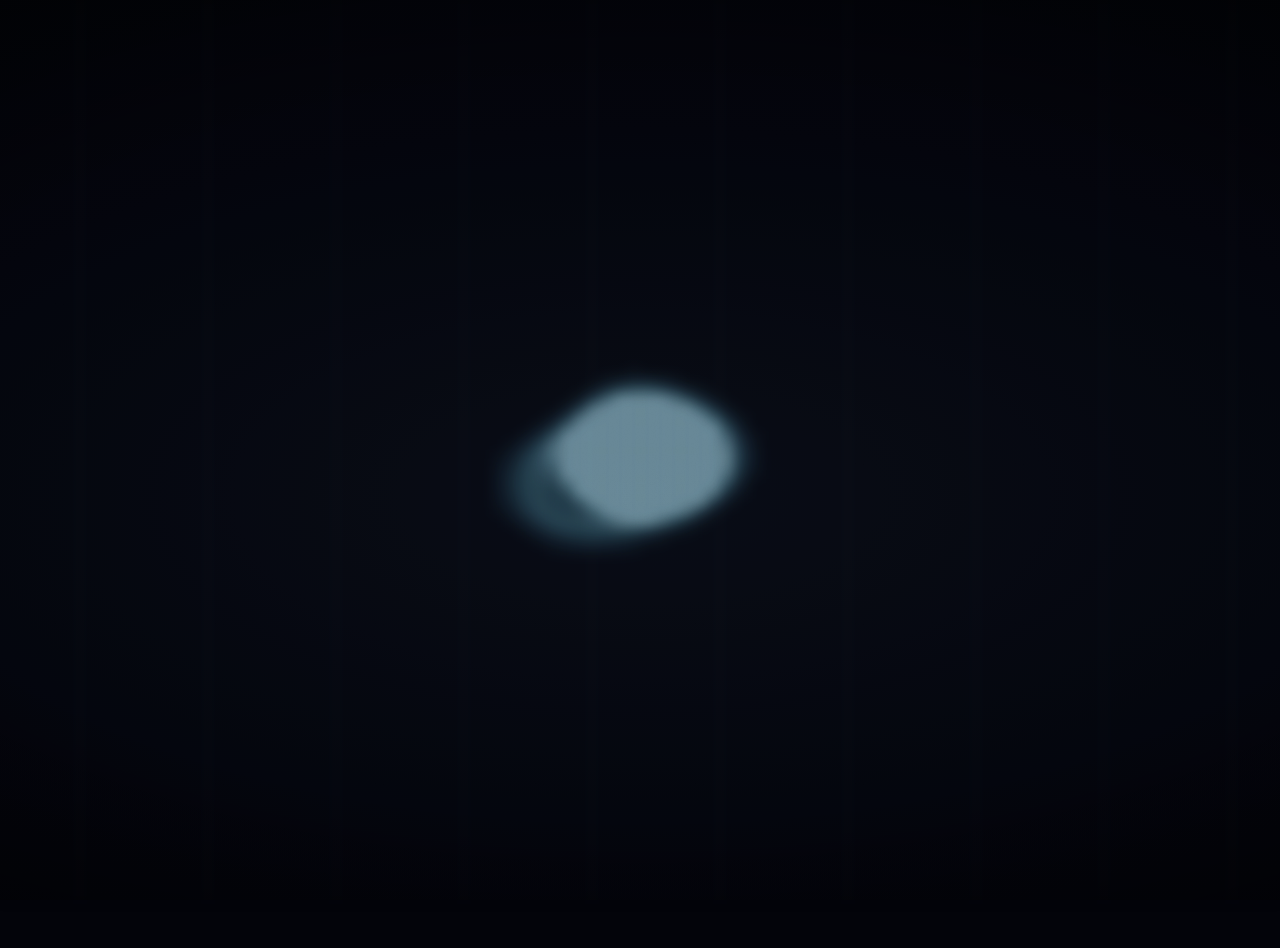
<file: shadow.html>
<!doctype html>
<html lang="en">
<head>
<meta charset="utf-8" />
<meta name="viewport" content="width=device-width,initial-scale=1" />
<title>SHADOW — Intro</title>
<style>
  html, body { margin: 0; padding: 0; height: 100%; background: #03040a; overflow: hidden; }
  body { font-family: ui-sans-serif, system-ui, -apple-system, "Inter", sans-serif; color: #fff; }
  #intro {
    position: fixed; inset: 0; z-index: 9999;
    background: radial-gradient(140% 90% at 50% 55%, #0b1018 0%, #04060c 45%, #000 100%);
    transition: opacity 900ms cubic-bezier(.4,0,.2,1);
  }
  #intro.done { opacity: 0; pointer-events: none; }
  canvas { position: absolute; inset: 0; width: 100%; height: 100%; display: block; }
  /* Compose layers: base (back), bloom (additive), aberration */
  #bloom { mix-blend-mode: screen; filter: blur(6px) saturate(115%); opacity: 0.85; pointer-events: none; }
  .grain {
    position: absolute; inset: 0; pointer-events: none;
    background-image: url("data:image/svg+xml;utf8,<svg xmlns='http://www.w3.org/2000/svg' width='160' height='160'><filter id='n'><feTurbulence type='fractalNoise' baseFrequency='0.9' numOctaves='2' stitchTiles='stitch'/><feColorMatrix values='0 0 0 0 1 0 0 0 0 1 0 0 0 0 1 0 0 0 0.08 0'/></filter><rect width='100%25' height='100%25' filter='url(%23n)'/></svg>");
    opacity: 0.35; mix-blend-mode: overlay;
  }
  .vignette {
    position: absolute; inset: 0; pointer-events: none;
    background: radial-gradient(120% 80% at 50% 50%, transparent 50%, rgba(0,0,0,0.85) 100%);
  }
  main {
    position: relative; z-index: 1; min-height: 100%;
    display: grid; place-items: center; color: #cfd3dc;
    text-align: center; padding: 24px;
  }
  h1 { font-weight: 200; letter-spacing: 0.32em; font-size: clamp(28px, 5vw, 64px); margin: 0; }
  p  { opacity: 0.55; letter-spacing: 0.42em; font-size: 11px; margin-top: 12px; }
</style>
</head>
<body>
<noscript><p style="font-family:system-ui,sans-serif;padding:2rem;color:#e8eaf0;background:#0a0b0f">JavaScript required for this cinematic intro. <a href="https://github.com/Qalipso" style="color:#a78bfa">View on GitHub</a></p></noscript>

<main>
  <div>
    <h1>SHADOW</h1>
    <p>AI SECOND BRAIN  ·  LIFE ANALYTICS  ·  PERSONAL OS</p>
  </div>
</main>

<div id="intro" aria-hidden="true">
  <canvas id="base"></canvas>
  <canvas id="bloom"></canvas>
  <div class="grain"></div>
  <div class="vignette"></div>
</div>

<script>
/* ============================================================
   SHADOW — cinematic intro v2 (4s)
   Layered render: base canvas + bloom canvas (CSS-blurred screen).
   Phases (normalized t = 0..1):
     0.00 – 0.22  Ignition    : sparks born from base, advected by curl-noise field, ascend
     0.22 – 0.50  Water       : flame collapses → real heightfield ripple (damped wave eq)
     0.50 – 0.80  Fractal     : L-system curves bloom outward from ripple crests
     0.80 – 1.00  Reveal      : particles condense into title with chromatic aberration
   ============================================================ */
(() => {
  const TITLE    = "SHADOW";
  const SUBTITLE = "AI SECOND BRAIN  ·  LIFE ANALYTICS  ·  PERSONAL OS";
  const DURATION = 4000;
  const FADE_OUT = 900;

  const overlay = document.getElementById("intro");
  const base    = document.getElementById("base");
  const bloom   = document.getElementById("bloom");
  const bctx    = base.getContext("2d",  { alpha: true });
  const gctx    = bloom.getContext("2d", { alpha: true });

  /* ---------- responsive + DPR ---------- */
  let W=0, H=0, DPR=1, CX=0, CY=0;
  function resize() {
    DPR = Math.min(window.devicePixelRatio || 1, 2);
    W = window.innerWidth; H = window.innerHeight;
    for (const c of [base, bloom]) {
      c.style.width = W + "px"; c.style.height = H + "px";
      c.width = Math.floor(W*DPR); c.height = Math.floor(H*DPR);
    }
    bctx.setTransform(DPR,0,0,DPR,0,0);
    gctx.setTransform(DPR,0,0,DPR,0,0);
    CX = W/2; CY = H/2;
  }
  resize(); window.addEventListener("resize", resize, { passive: true });

  /* ---------- utils ---------- */
  const rand  = (a,b)=>a+Math.random()*(b-a);
  const clamp = (v,a,b)=>v<a?a:v>b?b:v;
  const lerp  = (a,b,t)=>a+(b-a)*t;
  const easeOut    = t => 1-Math.pow(1-t,3);
  const easeIn     = t => t*t*t;
  const easeInOut  = t => t<0.5?4*t*t*t:1-Math.pow(-2*t+2,3)/2;

  /* ---------- cheap pseudo-noise (sin-based curl field) ---------- */
  function fbm(x, y, t) {
    // 3-octave sin-noise, cheap, smooth enough for visual flow
    let v = 0, amp = 1, freq = 1;
    for (let i=0; i<3; i++) {
      v += Math.sin(x*0.013*freq + t*0.6) * Math.cos(y*0.011*freq + t*0.5) * amp;
      amp *= 0.5; freq *= 2.1;
    }
    return v;
  }
  function curl(x, y, t) {
    // curl of fbm — gives divergence-free flow (looks like fluid)
    const e = 1.5;
    const a = fbm(x, y+e, t) - fbm(x, y-e, t);
    const b = fbm(x+e, y, t) - fbm(x-e, y, t);
    return { x: a, y: -b };
  }

  /* ---------- phase 1: ember particles with physics ---------- */
  const embers = Array.from({length: 220}, () => ({
    x: 0, y: 0, vx: 0, vy: 0,
    born: rand(0, 0.18),
    life: rand(0.65, 1.1),
    seed: rand(0, 100),
    size: rand(0.6, 2.2),
    hue: rand(18, 42),                  // amber→gold spread
  }));
  function initEmber(e) {
    const a = rand(0, Math.PI*2);
    const r = rand(0, 14);
    e.x = CX + Math.cos(a)*r;
    e.y = CY + Math.sin(a)*r;
    e.vx = Math.cos(a) * rand(8, 20);
    e.vy = Math.sin(a) * rand(8, 20) - 30;   // initial upward bias
  }

  /* ---------- phase 2: heightfield water ripple ---------- */
  // Damped wave equation on a downsampled grid. Render as caustic rings.
  const GW = 96, GH = 96;
  let h0 = new Float32Array(GW*GH);
  let h1 = new Float32Array(GW*GH);
  function pokeWave(cx, cy, amp) {
    const radius = 3;
    for (let y=-radius; y<=radius; y++) for (let x=-radius; x<=radius; x++) {
      const px = cx+x, py = cy+y;
      if (px<0||py<0||px>=GW||py>=GH) continue;
      const d2 = x*x + y*y;
      h1[py*GW+px] += amp * Math.exp(-d2/3);
    }
  }
  function stepWave() {
    // 5-point Laplacian, damped
    const damp = 0.985;
    for (let y=1; y<GH-1; y++) {
      for (let x=1; x<GW-1; x++) {
        const i = y*GW+x;
        const next = ((h1[i-1]+h1[i+1]+h1[i-GW]+h1[i+GW])*0.5 - h0[i]) * damp;
        h0[i] = next;
      }
    }
    const tmp = h0; h0 = h1; h1 = tmp;
  }

  /* ---------- phase 3: L-system fractal branches ---------- */
  // Smoothed Bezier curves; grown over time; each branch has spawn delay.
  let branches = null;
  function buildFractal() {
    const arr = [];
    function grow(x, y, ang, len, depth, born) {
      if (depth < 0 || len < 5) return;
      const mx = x + Math.cos(ang)*len*0.5 + rand(-len*0.15, len*0.15);
      const my = y + Math.sin(ang)*len*0.5 + rand(-len*0.15, len*0.15);
      const ex = x + Math.cos(ang)*len;
      const ey = y + Math.sin(ang)*len;
      arr.push({
        x1:x, y1:y, mx, my, x2:ex, y2:ey,
        born, life: 0.10,
        width: 0.4 + depth*0.5,
        depth
      });
      // 2 children with golden-ratio spread, slight randomness
      const spread = 0.38 + rand(-0.08, 0.08);
      const next = born + 0.025;
      grow(ex, ey, ang - spread, len*rand(0.62, 0.74), depth-1, next);
      grow(ex, ey, ang + spread, len*rand(0.62, 0.74), depth-1, next);
      // occasional 3rd branch (real plants are imperfect)
      if (Math.random() < 0.28 && depth > 2) {
        grow(ex, ey, ang + rand(-0.2, 0.2), len*rand(0.45, 0.6), depth-2, next+0.04);
      }
    }
    const N = 7;                                 // seed count
    const baseLen = Math.min(W,H) * 0.085;
    for (let i=0; i<N; i++) {
      const a = (i/N)*Math.PI*2 + rand(-0.18, 0.18);
      // start slightly off-center for organic look
      const x = CX + Math.cos(a)*8;
      const y = CY + Math.sin(a)*8;
      grow(x, y, a, baseLen*rand(0.9, 1.15), 7, 0.50);
    }
    return arr;
  }

  /* ---------- phase 4: title pixel sampling ---------- */
  let textPts = null;
  function sampleText() {
    const off = document.createElement("canvas");
    off.width = W; off.height = H;
    const o = off.getContext("2d");
    o.fillStyle = "#fff";
    o.textAlign = "center"; o.textBaseline = "middle";
    const fs = clamp(Math.min(W,H)*0.14, 56, 180);
    o.font = `200 ${fs}px ui-sans-serif, system-ui, -apple-system, "Inter", sans-serif`;
    // emulate letter-spacing
    const spacing = fs * 0.28;
    let total = 0;
    for (const ch of TITLE) total += o.measureText(ch).width + spacing;
    let x = CX - total/2 + spacing/2;
    for (const ch of TITLE) {
      const w = o.measureText(ch).width;
      o.fillText(ch, x + w/2, CY - fs*0.05);
      x += w + spacing;
    }
    o.font = `300 ${Math.max(11, fs*0.085)}px ui-sans-serif, system-ui, sans-serif`;
    o.fillStyle = "rgba(255,255,255,0.85)";
    o.fillText(SUBTITLE, CX, CY + fs*0.62);

    const img = o.getImageData(0,0,W,H).data;
    const pts = [];
    const step = Math.max(2, Math.floor(Math.min(W,H)/360));
    for (let y=0; y<H; y+=step) {
      for (let x=0; x<W; x+=step) {
        const i = (y*W + x)*4 + 3;
        if (img[i] > 100) {
          const ang = rand(0, Math.PI*2);
          const dist = Math.min(W,H)*rand(0.35, 0.6);
          pts.push({
            tx:x, ty:y,
            x: CX + Math.cos(ang)*dist,
            y: CY + Math.sin(ang)*dist,
            vx: 0, vy: 0,
            d: rand(0, 0.4),
          });
        }
      }
    }
    return pts;
  }

  /* ---------- main loop ---------- */
  const start = performance.now();
  let raf = 0;
  let initedEmbers = false;
  let pokedWaves = false;

  function clearLayer(c, alpha) {
    c.globalCompositeOperation = "source-over";
    c.fillStyle = `rgba(3,4,10,${alpha})`;
    c.fillRect(0,0,W,H);
  }

  function frame(now) {
    const tAbs = now - start;
    const t    = clamp(tAbs / DURATION, 0, 1);
    const tnow = tAbs / 1000;

    // Persistent trails — heavier on base, lighter on bloom for glow lag
    clearLayer(bctx, 0.22);
    clearLayer(gctx, 0.18);

    bctx.globalCompositeOperation = "lighter";
    gctx.globalCompositeOperation = "lighter";

    /* ---- PHASE 1: IGNITION (0.00 – 0.22) ---- */
    if (t < 0.35) {
      if (!initedEmbers) { embers.forEach(initEmber); initedEmbers = true; }
      const phaseFade = clamp(1 - (t - 0.20)/0.10, 0, 1);
      for (const e of embers) {
        const local = (t - e.born) / e.life;
        if (local < 0 || local > 1) continue;
        // curl-noise advection
        const c = curl(e.x*1.4 + e.seed*7, e.y*1.4, tnow);
        e.vx += c.x * 6;
        e.vy += c.y * 6 - 45*0.016;       // buoyancy
        e.vx *= 0.96; e.vy *= 0.96;
        e.x += e.vx * 0.016;
        e.y += e.vy * 0.016;

        const a = (1 - local) * 0.95 * phaseFade;
        const r = e.size * lerp(2.4, 0.6, local);
        // base ember
        bctx.fillStyle = `hsla(${e.hue},95%,68%,${a})`;
        bctx.beginPath(); bctx.arc(e.x, e.y, r, 0, Math.PI*2); bctx.fill();
        // bloom layer — brighter, larger
        const g = gctx.createRadialGradient(e.x, e.y, 0, e.x, e.y, r*9);
        g.addColorStop(0,   `hsla(${e.hue+8},100%,80%,${a*0.95})`);
        g.addColorStop(0.4, `hsla(${e.hue-6},100%,55%,${a*0.4})`);
        g.addColorStop(1,   `hsla(${e.hue-20},100%,40%,0)`);
        gctx.fillStyle = g;
        gctx.beginPath(); gctx.arc(e.x, e.y, r*9, 0, Math.PI*2); gctx.fill();
      }
      // central flame core
      const flameT = clamp(t/0.22, 0, 1);
      const coreR  = lerp(2, 78, easeOut(flameT)) * (0.92 + Math.sin(tnow*8)*0.06);
      const flameA = phaseFade;
      const fg = gctx.createRadialGradient(CX, CY, 0, CX, CY, coreR);
      fg.addColorStop(0,    `rgba(255,242,200,${0.95*flameA})`);
      fg.addColorStop(0.3,  `rgba(255,160,80,${0.65*flameA})`);
      fg.addColorStop(0.7,  `rgba(220,80,20,${0.25*flameA})`);
      fg.addColorStop(1,    "rgba(180,20,5,0)");
      gctx.fillStyle = fg;
      gctx.beginPath(); gctx.arc(CX, CY, coreR, 0, Math.PI*2); gctx.fill();
    }

    /* ---- PHASE 2: WATER RIPPLE (0.22 – 0.50) ---- */
    if (t > 0.20 && t < 0.62) {
      if (!pokedWaves) {
        // single big collapse → outward energy
        pokeWave(GW>>1, GH>>1, 14);
        pokedWaves = true;
      }
      // small follow-up pokes to add irregularity (real water surface)
      if (t > 0.22 && t < 0.32 && Math.random() < 0.35) {
        pokeWave((GW>>1) + ((Math.random()*8)|0)-4, (GH>>1) + ((Math.random()*8)|0)-4, rand(2, 6));
      }
      stepWave(); stepWave();   // 2 sub-steps per frame for stability

      // Render heightfield as additive caustic rings on bloom layer
      const cellW = W/GW, cellH = H/GH;
      const phaseFade = clamp(Math.min((t-0.22)/0.08, 1 - (t-0.45)/0.12), 0, 1);
      for (let y=1; y<GH-1; y+=1) {
        for (let x=1; x<GW-1; x+=1) {
          const v = h0[y*GW+x];
          if (Math.abs(v) < 0.18) continue;
          const a = clamp(Math.abs(v) * 0.10, 0, 0.55) * phaseFade;
          const hue = v > 0 ? 195 : 220;
          gctx.fillStyle = `hsla(${hue},90%,${65 + Math.min(20, Math.abs(v)*4)}%,${a})`;
          gctx.fillRect(x*cellW, y*cellH, cellW+1, cellH+1);
        }
      }
      // Faint vertical caustic streaks for "depth"
      gctx.strokeStyle = `rgba(140,200,255,${0.06*phaseFade})`;
      gctx.lineWidth = 1;
      for (let i=0; i<10; i++) {
        const x = (i/10 + (tnow*0.05 % 0.1)) * W;
        gctx.beginPath(); gctx.moveTo(x, 0); gctx.lineTo(x, H); gctx.stroke();
      }
    }

    /* ---- PHASE 3: FRACTAL (0.50 – 0.80) ---- */
    if (t > 0.48) {
      if (!branches) branches = buildFractal();
      // fade out after 0.80
      const fadeOut = clamp(1 - (t - 0.82)/0.10, 0, 1);
      for (const b of branches) {
        const tn = (t - b.born) / b.life;
        if (tn < 0) continue;
        const k = clamp(tn, 0, 1);
        const ek = easeOut(k);
        // intermediate end point along quadratic bezier
        const u = ek;
        const ex = lerp(lerp(b.x1, b.mx, u), lerp(b.mx, b.x2, u), u);
        const ey = lerp(lerp(b.y1, b.my, u), lerp(b.my, b.y2, u), u);
        const a = (0.4 + b.depth*0.09) * fadeOut * (k > 0 ? 1 : 0);

        // draw bezier from start → current end (sample line)
        // base crisp stroke
        bctx.strokeStyle = `rgba(200,230,255,${a})`;
        bctx.lineWidth = Math.max(0.5, b.width * 0.6);
        bctx.beginPath();
        bctx.moveTo(b.x1, b.y1);
        bctx.quadraticCurveTo(b.mx, b.my, ex, ey);
        bctx.stroke();

        // bloom glow stroke (wider, low alpha)
        gctx.strokeStyle = `hsla(195, 100%, 80%, ${a*0.45})`;
        gctx.lineWidth = b.width * 3.5;
        gctx.beginPath();
        gctx.moveTo(b.x1, b.y1);
        gctx.quadraticCurveTo(b.mx, b.my, ex, ey);
        gctx.stroke();

        // tip node spark
        if (k > 0.93) {
          const sp = (k - 0.93)/0.07;
          gctx.fillStyle = `hsla(200,100%,92%,${a*sp})`;
          gctx.beginPath(); gctx.arc(ex, ey, 1.6 + b.depth*0.3, 0, Math.PI*2); gctx.fill();
        }
      }
    }

    /* ---- PHASE 4: REVEAL (0.78 – 1.00) ---- */
    if (t > 0.76) {
      if (!textPts) textPts = sampleText();
      const phaseT = (t - 0.76) / 0.24;
      const e = easeInOut(clamp(phaseT, 0, 1));
      // chromatic aberration offsets shrink as text settles
      const ab = lerp(6, 0.6, e);
      for (let i=0; i<textPts.length; i++) {
        const p = textPts[i];
        const k = clamp((e - p.d) / (1 - p.d), 0, 1);
        const sk = easeOut(k);
        const x = lerp(p.x, p.tx, sk);
        const y = lerp(p.y, p.ty, sk);
        const a = lerp(0, 1, k);
        // R/B chroma offsets on bloom layer
        gctx.fillStyle = `rgba(255,90,140,${a*0.30})`;
        gctx.fillRect(x - ab, y, 1.1, 1.1);
        gctx.fillStyle = `rgba(90,180,255,${a*0.32})`;
        gctx.fillRect(x + ab, y, 1.1, 1.1);
        // crisp white on base
        bctx.fillStyle = `rgba(245,250,255,${a*0.95})`;
        bctx.fillRect(x, y, 1.1, 1.1);
      }
    }

    if (tAbs < DURATION) {
      raf = requestAnimationFrame(frame);
    } else {
      overlay.classList.add("done");
      setTimeout(() => {
        cancelAnimationFrame(raf);
        overlay.remove();
      }, FADE_OUT + 50);
    }
  }

  raf = requestAnimationFrame(frame);
})();
</script>
</body>
</html>
</file>
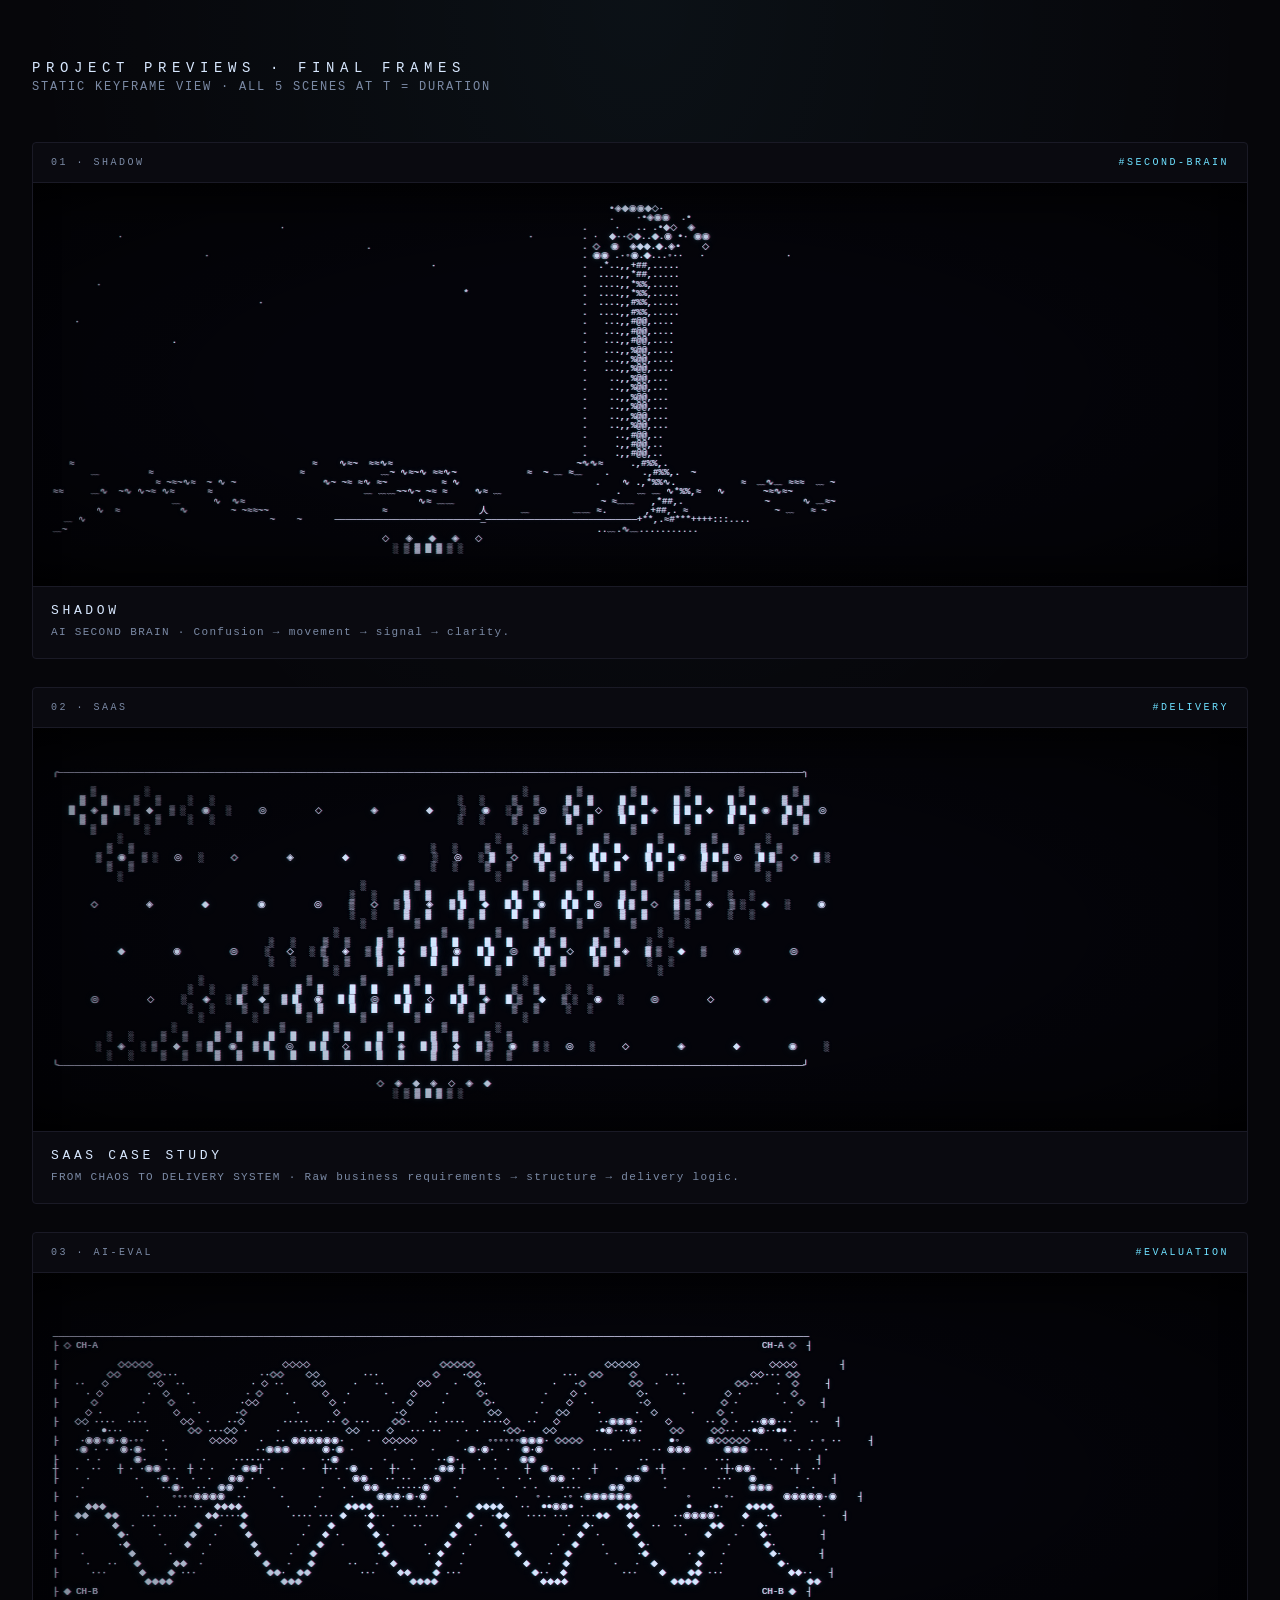
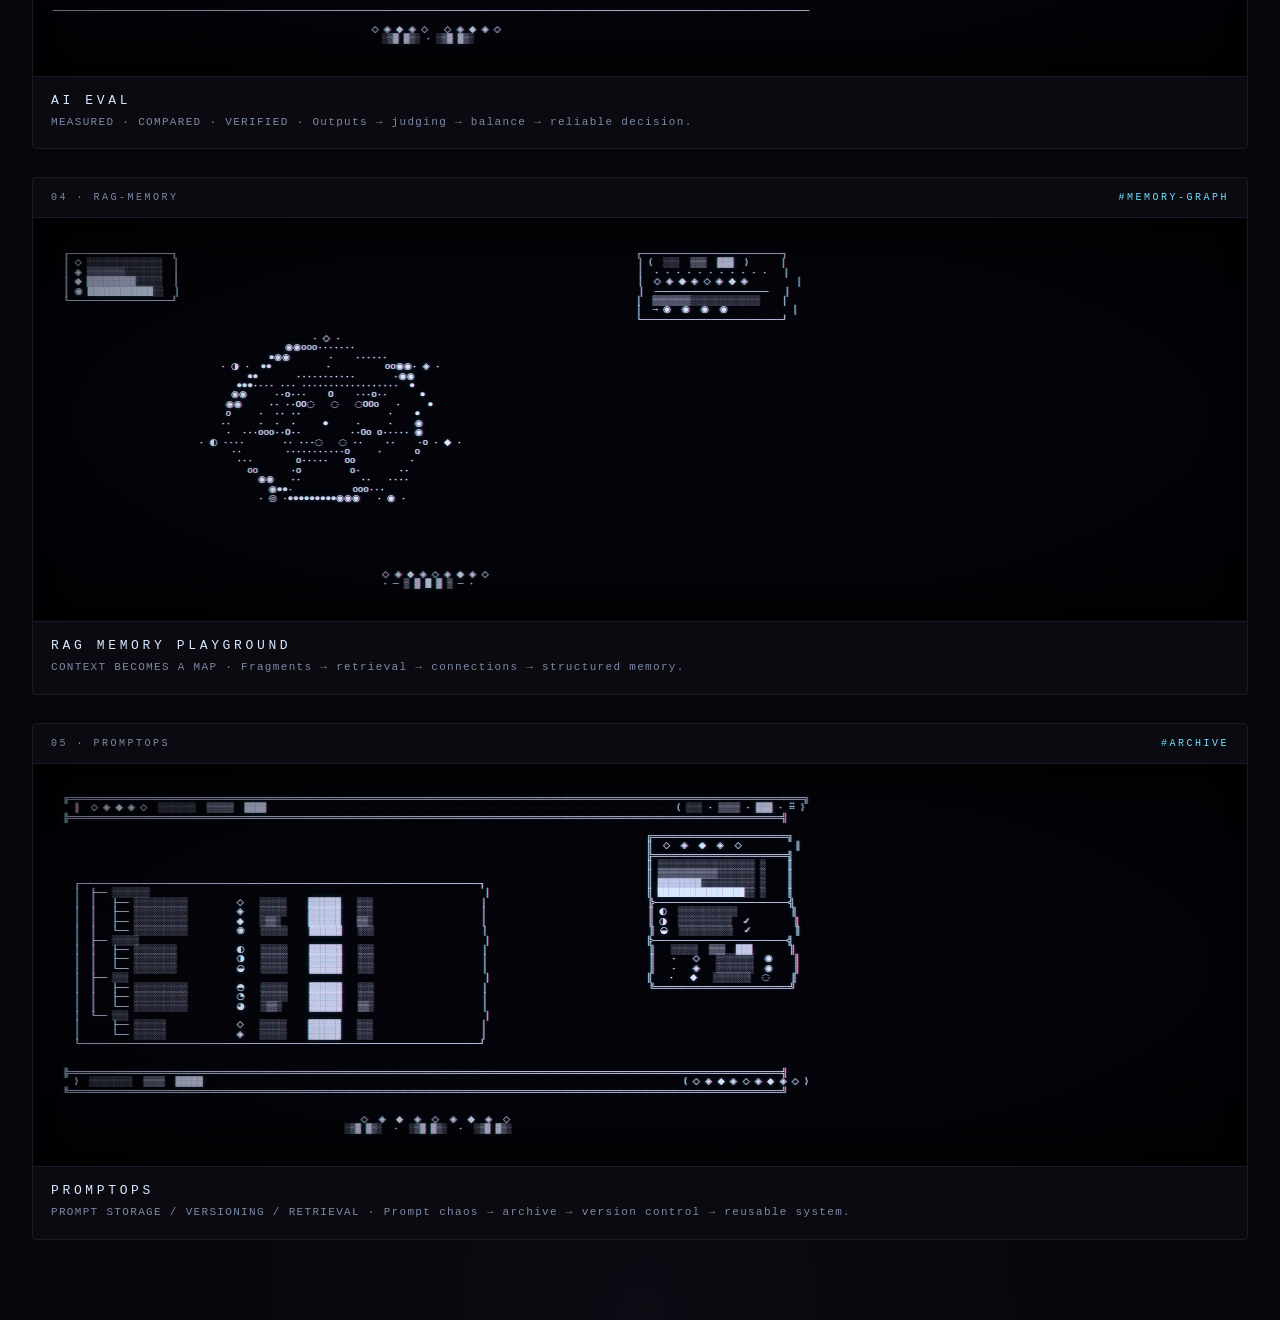
<file: ascii/static.html>
<!doctype html>
<html lang="en">
<head>
  <meta charset="utf-8" />
  <meta name="viewport" content="width=device-width, initial-scale=1" />
  <title>ASCII Previews — Static Final Frames</title>
  <link rel="stylesheet" href="./style.css" />
</head>
<body>
  <header class="page-header">
    <h1>Project Previews · Final Frames</h1>
    <p>Static keyframe view · all 5 scenes at t = duration</p>
  </header>

  <main class="gallery" id="gallery"></main>

  <script type="module">
    import { Grid } from './engine/grid.js';
    import { shadow } from './scenes/shadow.js';
    import { saas } from './scenes/saas.js';
    import { aiEval } from './scenes/ai-eval.js';
    import { ragMemory } from './scenes/rag-memory.js';
    import { promptops } from './scenes/promptops.js';

    const SCENES = [
      { scene: shadow,    no: '01', tag: 'second-brain',  desc: 'Confusion → movement → signal → clarity.' },
      { scene: saas,      no: '02', tag: 'delivery',      desc: 'Raw business requirements → structure → delivery logic.' },
      { scene: aiEval,    no: '03', tag: 'evaluation',    desc: 'Outputs → judging → balance → reliable decision.' },
      { scene: ragMemory, no: '04', tag: 'memory-graph',  desc: 'Fragments → retrieval → connections → structured memory.' },
      { scene: promptops, no: '05', tag: 'archive',       desc: 'Prompt chaos → archive → version control → reusable system.' },
    ];

    const gallery = document.getElementById('gallery');

    SCENES.forEach(({ scene, no, tag, desc }) => {
      const card = document.createElement('article');
      card.className = 'card';
      card.innerHTML = `
        <div class="card-meta">
          <span>${no} · ${scene.id}</span>
          <span class="tag">#${tag}</span>
        </div>
        <div class="preview">
          <pre class="ascii-screen" aria-hidden="true"></pre>
        </div>
        <div class="card-footer">
          <h2>${scene.title}</h2>
          <p>${scene.subtitle} · ${desc}</p>
        </div>
      `;
      gallery.appendChild(card);

      // Render final frame statically
      const grid = new Grid(scene.cols, scene.rows);
      scene.draw(grid, scene.duration - 0.05);
      card.querySelector('.ascii-screen').textContent = grid.render();
    });
  </script>
</body>
</html>
</file>
<file: ascii/style.css>
/* Premium ASCII preview — holographic, abstract, cinematic */
:root {
  --bg: #06060a;
  --bg-card: #0a0a10;
  --fg: #d8e8ff;
  --fg-dim: #7b8aa5;
  --accent-cyan: #6ee0ff;
  --accent-magenta: #d97bff;
  --accent-red: #ff5773;
  --border: #1a1a26;
  --mono: 'JetBrains Mono', 'IBM Plex Mono', 'SF Mono', Menlo, Consolas, monospace;
}

* { box-sizing: border-box; }

html, body {
  margin: 0;
  padding: 0;
  background: var(--bg);
  color: var(--fg);
  font-family: var(--mono);
  font-size: 14px;
  min-height: 100vh;
}

body {
  background:
    radial-gradient(ellipse 80% 50% at 50% 0%, rgba(110, 224, 255, 0.05), transparent 60%),
    radial-gradient(ellipse 60% 40% at 50% 100%, rgba(217, 123, 255, 0.04), transparent 60%),
    var(--bg);
}

.page-header {
  max-width: 1500px;
  margin: 0 auto;
  padding: 60px 32px 24px;
}

.page-header h1 {
  font-size: 14px;
  font-weight: 500;
  letter-spacing: 0.4em;
  text-transform: uppercase;
  color: var(--fg);
  margin: 0 0 4px;
}

.page-header p {
  font-size: 12px;
  color: var(--fg-dim);
  letter-spacing: 0.15em;
  text-transform: uppercase;
  margin: 0;
}

.gallery {
  max-width: 1500px;
  margin: 0 auto;
  padding: 24px 32px 80px;
  display: grid;
  grid-template-columns: 1fr;
  gap: 28px;
}

@media (max-width: 700px) {
  .gallery { grid-template-columns: 1fr; padding: 16px; }
  .page-header { padding: 40px 16px 16px; }
}

.card {
  position: relative;
  background: var(--bg-card);
  border: 1px solid var(--border);
  border-radius: 4px;
  overflow: hidden;
  transition: border-color 0.4s ease, transform 0.4s ease;
}

.card:hover { border-color: #2a2a3a; }

.card-meta {
  display: flex;
  justify-content: space-between;
  padding: 14px 18px;
  border-bottom: 1px solid var(--border);
  font-size: 10px;
  letter-spacing: 0.25em;
  text-transform: uppercase;
  color: var(--fg-dim);
}
.card-meta .tag { color: var(--accent-cyan); }

.preview {
  position: relative;
  overflow: hidden;
  background: #04040a;
  box-shadow:
    inset 0 28px 40px -20px rgba(0, 0, 0, 0.95),
    inset 0 -28px 40px -20px rgba(0, 0, 0, 0.95);
}

/* ASCII grid — holographic shader-like text effect */
.ascii-screen {
  margin: 0;
  padding: 22px 20px;
  font-family: var(--mono);
  font-size: 9px;
  line-height: 1.05;
  letter-spacing: 0;
  color: var(--fg);
  white-space: pre;
  background: transparent;
  position: relative;
  z-index: 2;
  overflow-x: auto;
  /* Holographic chromatic aberration + bloom */
  text-shadow:
    0.7px 0 0 rgba(255, 87, 165, 0.55),
    -0.7px 0 0 rgba(110, 224, 255, 0.65),
    0 0 4px rgba(160, 220, 255, 0.25),
    0 0 12px rgba(110, 224, 255, 0.18),
    0 0 28px rgba(217, 123, 255, 0.10);
  animation: hueShift 12s infinite linear, microFlicker 7s infinite;
}

@keyframes hueShift {
  0%, 100% { filter: hue-rotate(0deg) brightness(1.0); }
  50%      { filter: hue-rotate(40deg) brightness(1.05); }
}

@keyframes microFlicker {
  0%, 96%, 100% { opacity: 1; }
  97% { opacity: 0.88; }
  98% { opacity: 1; }
  99% { opacity: 0.93; }
}

/* Scanlines + sweeping holo line */
.preview::before {
  content: '';
  position: absolute;
  inset: 0;
  background-image:
    linear-gradient(
      to bottom,
      transparent 0px,
      transparent 2px,
      rgba(0, 0, 0, 0.22) 3px,
      transparent 3px
    );
  background-size: 100% 3px;
  pointer-events: none;
  z-index: 3;
  mix-blend-mode: overlay;
  opacity: 0.6;
}

/* Holographic sweep — soft horizontal light bar moving down */
.preview::after {
  content: '';
  position: absolute;
  inset: 0;
  background:
    radial-gradient(ellipse at center, transparent 40%, rgba(0, 0, 0, 0.6) 100%),
    linear-gradient(
      180deg,
      transparent 0%,
      rgba(110, 224, 255, 0.0) 40%,
      rgba(110, 224, 255, 0.06) 50%,
      rgba(217, 123, 255, 0.04) 55%,
      transparent 70%
    );
  background-size: 100% 100%, 100% 300%;
  background-repeat: no-repeat;
  background-position: center center, 0 0;
  pointer-events: none;
  z-index: 4;
  animation: holoSweep 6s infinite ease-in-out;
}

@keyframes holoSweep {
  0%, 100% { background-position: center center, 0 -100%; }
  50%      { background-position: center center, 0 100%; }
}

.card-footer {
  padding: 16px 18px 18px;
  border-top: 1px solid var(--border);
}
.card-footer h2 {
  font-size: 13px;
  font-weight: 500;
  letter-spacing: 0.28em;
  text-transform: uppercase;
  color: var(--fg);
  margin: 0 0 6px;
}
.card-footer p {
  font-size: 11px;
  letter-spacing: 0.12em;
  color: var(--fg-dim);
  margin: 0;
  line-height: 1.5;
}

/* Floating control buttons (top-right) */
.controls {
  position: absolute;
  top: 10px;
  right: 14px;
  display: flex;
  gap: 6px;
  z-index: 5;
}
.ctrl {
  background: rgba(10, 10, 16, 0.6);
  backdrop-filter: blur(4px);
  border: 1px solid var(--border);
  color: var(--fg-dim);
  font-family: var(--mono);
  font-size: 9px;
  letter-spacing: 0.2em;
  text-transform: uppercase;
  padding: 5px 9px;
  cursor: pointer;
  transition: color 0.2s ease, border-color 0.2s ease, background 0.2s ease;
  border-radius: 2px;
}
.ctrl:hover {
  color: var(--accent-cyan);
  border-color: var(--accent-cyan);
  background: rgba(110, 224, 255, 0.08);
}

/* === Fullscreen modal === */
.fs-modal {
  position: fixed;
  inset: 0;
  background: var(--bg);
  z-index: 100;
  display: none;
  flex-direction: column;
  align-items: stretch;
  justify-content: center;
  padding: 24px;
}
.fs-modal.open { display: flex; }
.fs-modal .fs-stage {
  flex: 1;
  display: flex;
  align-items: center;
  justify-content: center;
  position: relative;
  overflow: hidden;
  background: #04040a;
  border: 1px solid var(--border);
  border-radius: 4px;
  box-shadow:
    inset 0 60px 100px -40px rgba(0, 0, 0, 0.95),
    inset 0 -60px 100px -40px rgba(0, 0, 0, 0.95);
}
.fs-modal .ascii-screen {
  font-size: 14px;
  line-height: 1.05;
}
.fs-modal .fs-stage::before,
.fs-modal .fs-stage::after {
  content: '';
  position: absolute;
  inset: 0;
  pointer-events: none;
}
.fs-modal .fs-stage::before {
  background-image:
    linear-gradient(
      to bottom,
      transparent 0px,
      transparent 3px,
      rgba(0, 0, 0, 0.22) 4px,
      transparent 4px
    );
  background-size: 100% 4px;
  z-index: 3;
  mix-blend-mode: overlay;
  opacity: 0.6;
}
.fs-modal .fs-stage::after {
  background:
    radial-gradient(ellipse at center, transparent 50%, rgba(0, 0, 0, 0.7) 100%),
    linear-gradient(180deg, transparent 0%, rgba(110, 224, 255, 0.0) 40%, rgba(110, 224, 255, 0.07) 50%, rgba(217, 123, 255, 0.05) 55%, transparent 70%);
  background-size: 100% 100%, 100% 300%;
  background-repeat: no-repeat;
  background-position: center center, 0 0;
  z-index: 4;
  animation: holoSweep 6s infinite ease-in-out;
}
.fs-modal .fs-bar {
  display: flex;
  justify-content: space-between;
  align-items: center;
  padding: 12px 8px;
  font-size: 11px;
  letter-spacing: 0.3em;
  text-transform: uppercase;
  color: var(--fg-dim);
}
.fs-modal .fs-bar .title { color: var(--fg); }
.fs-modal .fs-bar .tag { color: var(--accent-cyan); }
.fs-modal .fs-actions { display: flex; gap: 8px; }

/* Reduced motion */
@media (prefers-reduced-motion: reduce) {
  .ascii-screen { animation: none; }
  .preview::before { display: none; }
  .preview::after { animation: none; }
  .fs-modal .fs-stage::after { animation: none; }
}

/* =====================================================================
   PROJECT INFO PAGE — appears after animation completes
   ===================================================================== */

.fs-info {
  /* display + opacity controlled via inline styles in JS */
  flex: 1;
  display: none;
  align-items: center;
  justify-content: center;
  padding: 40px 48px;
  opacity: 0;
  transition: opacity 0.55s ease;
  overflow-y: auto;
}

/* fs-stage — opacity + display controlled via JS inline styles */
.fs-stage {
  transition: opacity 0.5s ease;
}

/* Info layout — two columns: image left, content right */
.fi-layout {
  display: grid;
  grid-template-columns: 1fr 1fr;
  gap: 64px;
  max-width: 1100px;
  width: 100%;
  align-items: center;
}

@media (max-width: 900px) {
  .fi-layout { grid-template-columns: 1fr; gap: 32px; }
  .fs-info { padding: 24px; }
}

/* Image side */
.fi-image-wrap {
  position: relative;
}
.fi-image-no {
  font-size: 10px;
  letter-spacing: 0.4em;
  text-transform: uppercase;
  color: var(--accent-cyan);
  margin-bottom: 12px;
  font-family: var(--mono);
}
.fi-image {
  width: 100%;
  aspect-ratio: 16 / 10;
  object-fit: cover;
  border: 1px solid var(--border);
  border-radius: 3px;
  display: block;
  filter: brightness(0.85) contrast(1.05);
  transition: filter 0.4s ease;
}
.fi-image:hover {
  filter: brightness(0.95) contrast(1.05);
}
/* Scanline overlay on image */
.fi-image-wrap::after {
  content: '';
  position: absolute;
  inset: 28px 0 0;
  background-image: linear-gradient(
    to bottom,
    transparent 0px, transparent 2px,
    rgba(0, 0, 0, 0.18) 3px, transparent 3px
  );
  background-size: 100% 3px;
  pointer-events: none;
  border-radius: 3px;
  z-index: 2;
}

/* Content side */
.fi-content {
  display: flex;
  flex-direction: column;
  gap: 0;
}
.fi-no {
  font-size: 10px;
  letter-spacing: 0.45em;
  text-transform: uppercase;
  color: var(--accent-cyan);
  margin-bottom: 10px;
  font-family: var(--mono);
}
.fi-title {
  font-size: 22px;
  font-weight: 500;
  letter-spacing: 0.22em;
  text-transform: uppercase;
  color: var(--fg);
  margin: 0 0 6px;
  font-family: var(--mono);
  line-height: 1.15;
}
.fi-sub {
  font-size: 10px;
  color: var(--fg-dim);
  letter-spacing: 0.25em;
  text-transform: uppercase;
  margin: 0 0 22px;
  font-family: var(--mono);
}
.fi-divider {
  width: 40px;
  height: 1px;
  background: var(--border);
  margin-bottom: 22px;
}
.fi-tags {
  display: flex;
  flex-wrap: wrap;
  gap: 7px;
  margin-bottom: 24px;
}
.fi-tag {
  font-size: 9px;
  letter-spacing: 0.22em;
  text-transform: uppercase;
  color: var(--fg-dim);
  border: 1px solid var(--border);
  padding: 3px 9px;
  border-radius: 2px;
  font-family: var(--mono);
}
.fi-desc {
  font-size: 12px;
  line-height: 1.75;
  color: var(--fg);
  opacity: 0.80;
  margin: 0 0 32px;
  font-family: var(--mono);
}
.fi-links {
  display: flex;
  flex-direction: column;
  gap: 11px;
  border-top: 1px solid var(--border);
  padding-top: 22px;
}
.fi-link {
  font-size: 10px;
  letter-spacing: 0.28em;
  text-transform: uppercase;
  color: var(--accent-cyan);
  text-decoration: none;
  font-family: var(--mono);
  transition: color 0.2s ease, letter-spacing 0.2s ease;
  display: inline-flex;
  align-items: center;
  gap: 8px;
}
.fi-link::before {
  content: '→';
  opacity: 0.6;
}
.fi-link:hover {
  color: var(--fg);
  letter-spacing: 0.34em;
}

/* =====================================================================
   PER-SCENE COLOR THEMING
   Sets hue per project, affects ascii-screen + info accent colors
   ===================================================================== */

/* Warm — Shadow (amber / orange) */
.fs-modal[data-color="warm"] .ascii-screen {
  filter: hue-rotate(20deg) brightness(1.12) saturate(1.5);
}
.card[data-color="warm"] .ascii-screen {
  filter: hue-rotate(20deg) brightness(1.08) saturate(1.4);
}
.fs-modal[data-color="warm"] .fi-no,
.fs-modal[data-color="warm"] .fi-image-no,
.fs-modal[data-color="warm"] .fi-link {
  color: #ffaa44;
}
.fs-modal[data-color="warm"] .card-meta .tag { color: #ffaa44; }

/* Cool — AI Eval (cyan / sky) */
.fs-modal[data-color="cool"] .ascii-screen {
  filter: hue-rotate(170deg) brightness(1.1) saturate(1.35);
}
.card[data-color="cool"] .ascii-screen {
  filter: hue-rotate(170deg) brightness(1.06) saturate(1.3);
}
.fs-modal[data-color="cool"] .fi-no,
.fs-modal[data-color="cool"] .fi-image-no,
.fs-modal[data-color="cool"] .fi-link {
  color: #40cfff;
}

/* Violet — SAAS (purple / magenta) */
.fs-modal[data-color="violet"] .ascii-screen {
  filter: hue-rotate(260deg) brightness(1.1) saturate(1.45);
}
.card[data-color="violet"] .ascii-screen {
  filter: hue-rotate(260deg) brightness(1.06) saturate(1.35);
}
.fs-modal[data-color="violet"] .fi-no,
.fs-modal[data-color="violet"] .fi-image-no,
.fs-modal[data-color="violet"] .fi-link {
  color: #c080ff;
}

/* Teal — RAG Memory (teal / emerald) */
.fs-modal[data-color="teal"] .ascii-screen {
  filter: hue-rotate(140deg) brightness(1.1) saturate(1.35);
}
.card[data-color="teal"] .ascii-screen {
  filter: hue-rotate(140deg) brightness(1.06) saturate(1.3);
}
.fs-modal[data-color="teal"] .fi-no,
.fs-modal[data-color="teal"] .fi-image-no,
.fs-modal[data-color="teal"] .fi-link {
  color: #40ffcc;
}

/* Electric — PromptOps (red / neon) */
.fs-modal[data-color="electric"] .ascii-screen {
  filter: hue-rotate(320deg) brightness(1.12) saturate(1.5);
}
.card[data-color="electric"] .ascii-screen {
  filter: hue-rotate(320deg) brightness(1.06) saturate(1.4);
}
.fs-modal[data-color="electric"] .fi-no,
.fs-modal[data-color="electric"] .fi-image-no,
.fs-modal[data-color="electric"] .fi-link {
  color: #ff5773;
}

/* =====================================================================
   CARD TAG COLORS per scene
   ===================================================================== */
.card[data-color="warm"] .card-meta .tag   { color: #ffaa44; }
.card[data-color="cool"] .card-meta .tag   { color: #40cfff; }
.card[data-color="violet"] .card-meta .tag { color: #c080ff; }
.card[data-color="teal"] .card-meta .tag   { color: #40ffcc; }
.card[data-color="electric"] .card-meta .tag { color: #ff5773; }
</file>
